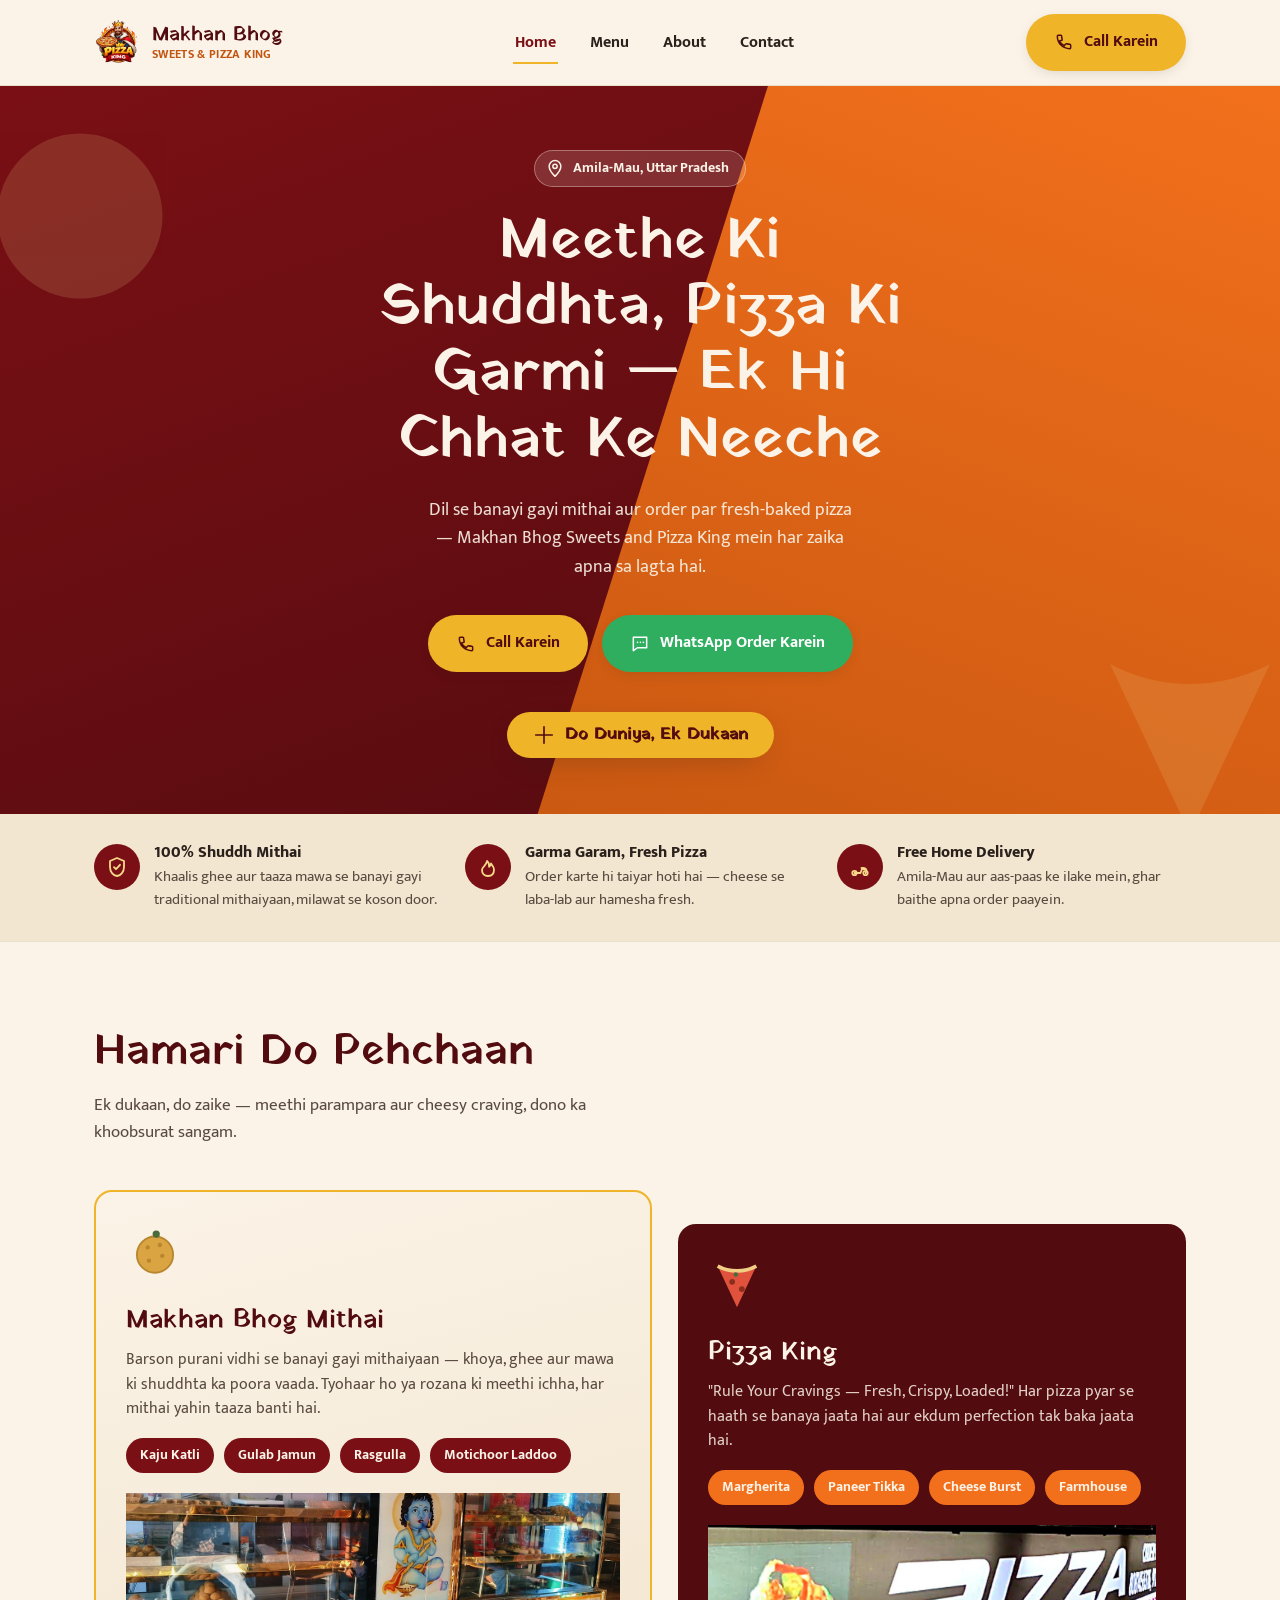
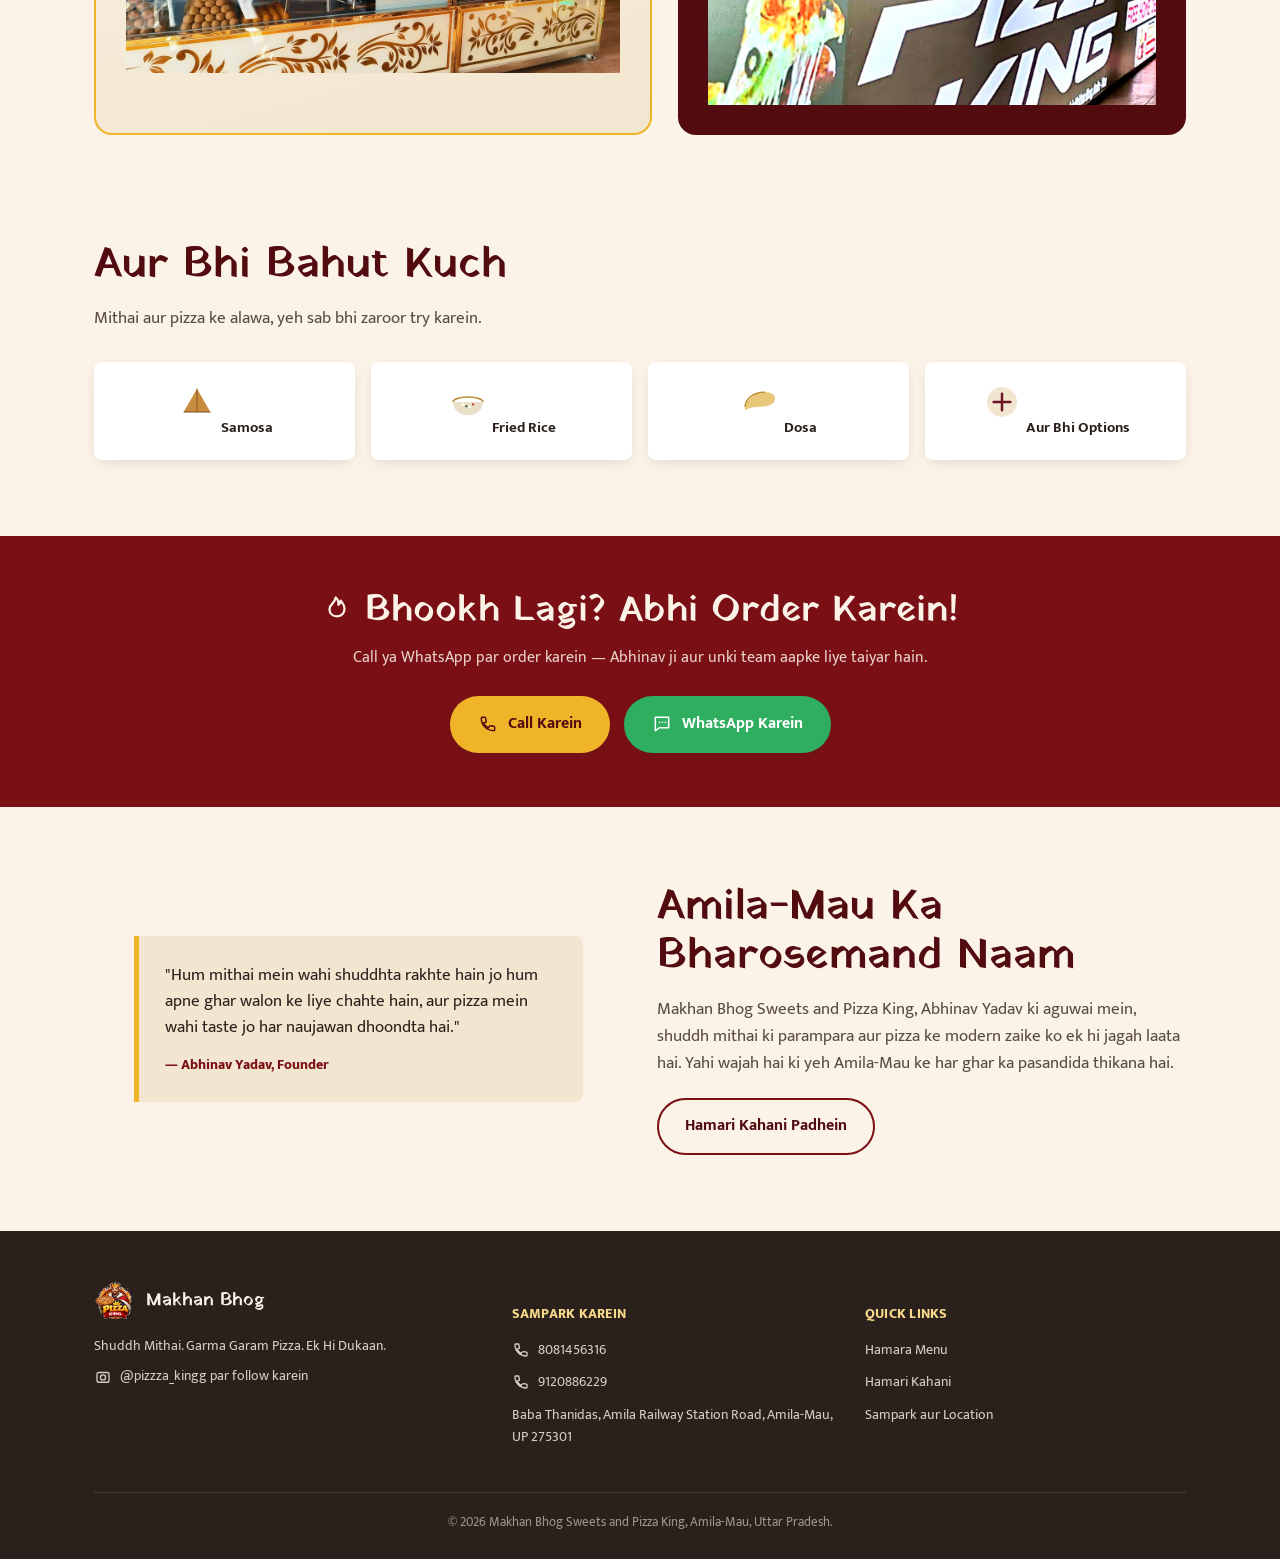
<file: index.html>
<!DOCTYPE html>
<html lang="hi-Latn">
<head>
<meta charset="UTF-8">
<meta name="viewport" content="width=device-width, initial-scale=1.0">
<title>Makhan Bhog Sweets and Pizza King — Amila-Mau</title>
<meta name="description" content="Amila-Mau, Uttar Pradesh mein shuddh mithai aur garma garam pizza — ek hi dukaan mein. Samosa, fried rice, dosa aur bhi bahut kuch. Free home delivery.">
<link rel="preconnect" href="https://fonts.googleapis.com">
<link rel="icon" type="image/png" href="assets/logo.png">
<link rel="stylesheet" href="css/style.css">
</head>
<body>

<header class="site-header">
  <div class="container header-inner">
    <a href="index.html" class="brand">
      <img src="assets/logo.png" alt="Makhan Bhog Sweets and Pizza King Logo" class="brand-mark">
      <span class="brand-text">
        <span class="name-hi">Makhan Bhog</span>
        <span class="name-sub">SWEETS &amp; PIZZA KING</span>
      </span>
    </a>

    <nav class="main-nav" aria-label="Mukhya menu">
      <ul>
        <li><a href="index.html" aria-current="page">Home</a></li>
        <li><a href="menu.html">Menu</a></li>
        <li><a href="about.html">About</a></li>
        <li><a href="contact.html">Contact</a></li>
      </ul>
    </nav>

    <div class="header-cta">
      <a href="tel:+918081456316" class="btn btn-primary">
        <svg viewBox="0 0 24 24" fill="none" stroke="currentColor" stroke-width="1.8" stroke-linecap="round" stroke-linejoin="round" aria-hidden="true"><path d="M6.6 10.8c1.2 2.4 3.2 4.4 5.6 5.6l1.9-1.9c.3-.3.7-.4 1.1-.3 1.2.4 2.5.6 3.8.6.6 0 1 .4 1 1V19c0 .6-.4 1-1 1C10.5 20 4 13.5 4 5c0-.6.4-1 1-1h3.2c.6 0 1 .4 1 1 0 1.3.2 2.6.6 3.8.1.4 0 .8-.3 1.1L6.6 10.8Z"/></svg>
        Call Karein
      </a>
    </div>

    <button class="nav-toggle" aria-label="Menu kholen" aria-expanded="false">
      <svg class="icon-menu" viewBox="0 0 24 24" fill="none" stroke="currentColor" stroke-width="2" stroke-linecap="round" aria-hidden="true"><path d="M3 6h18M3 12h18M3 18h18"/></svg>
      <svg class="icon-close" viewBox="0 0 24 24" fill="none" stroke="currentColor" stroke-width="2" stroke-linecap="round" style="display:none" aria-hidden="true"><path d="M6 6l12 12M18 6L6 18"/></svg>
    </button>
  </div>

  <nav class="mobile-nav" aria-label="Mobile menu">
    <a href="index.html" aria-current="page">Home</a>
    <a href="menu.html">Menu</a>
    <a href="about.html">About</a>
    <a href="contact.html">Contact</a>
    <a href="tel:+918081456316" class="btn btn-primary btn-block">Call Karein</a>
  </nav>
</header>

<main>

  <!-- HERO -->
  <section class="hero">
    <div class="hero-split" aria-hidden="true">
      <div class="hero-half mithai">
        <svg class="hero-motif" width="220" height="220" viewBox="0 0 48 48" style="top:20px; left:-30px;">
          <circle cx="24" cy="24" r="18" fill="#F0CE84"/>
        </svg>
      </div>
      <div class="hero-half pizza">
        <svg class="hero-motif" width="240" height="240" viewBox="0 0 48 48" style="bottom:-40px; right:-30px;">
          <path d="M24 44 L8 10 A34 34 0 0 0 40 10 Z" fill="#F0CE84"/>
        </svg>
      </div>
    </div>

    <div class="container hero-content">
      <span class="hero-badge">
        <svg viewBox="0 0 24 24" fill="none" stroke="currentColor" stroke-width="1.8" stroke-linecap="round" stroke-linejoin="round" aria-hidden="true"><path d="M12 22s7-6.6 7-12a7 7 0 1 0-14 0c0 5.4 7 12 7 12Z"/><circle cx="12" cy="10" r="2.6"/></svg>
        Amila-Mau, Uttar Pradesh
      </span>

      <h1>Meethe Ki Shuddhta, Pizza Ki Garmi — Ek Hi Chhat Ke Neeche</h1>

      <p class="hero-tagline">Dil se banayi gayi mithai aur order par fresh-baked pizza — Makhan Bhog Sweets and Pizza King mein har zaika apna sa lagta hai.</p>

      <div class="btn-row">
        <a href="tel:+918081456316" class="btn btn-primary">
          <svg viewBox="0 0 24 24" fill="none" stroke="currentColor" stroke-width="1.8" stroke-linecap="round" stroke-linejoin="round" aria-hidden="true"><path d="M6.6 10.8c1.2 2.4 3.2 4.4 5.6 5.6l1.9-1.9c.3-.3.7-.4 1.1-.3 1.2.4 2.5.6 3.8.6.6 0 1 .4 1 1V19c0 .6-.4 1-1 1C10.5 20 4 13.5 4 5c0-.6.4-1 1-1h3.2c.6 0 1 .4 1 1 0 1.3.2 2.6.6 3.8.1.4 0 .8-.3 1.1L6.6 10.8Z"/></svg>
          Call Karein
        </a>
        <a href="https://wa.me/message/F4EFFMXLVRYON1" target="_blank" rel="noopener" class="btn btn-whatsapp">
          <svg viewBox="0 0 24 24" fill="none" stroke="currentColor" stroke-width="1.8" stroke-linecap="round" stroke-linejoin="round" aria-hidden="true"><path d="M4 4h16v12.5H9l-5 3.5V4Z"/><circle cx="9" cy="10" r="1" fill="currentColor" stroke="none"/><circle cx="12.5" cy="10" r="1" fill="currentColor" stroke="none"/><circle cx="16" cy="10" r="1" fill="currentColor" stroke="none"/></svg>
          WhatsApp Order Karein
        </a>
      </div>

      <div class="hero-seam">
        <span class="hero-seam-badge">
          <svg viewBox="0 0 24 24" fill="none" stroke="currentColor" stroke-width="1.8" stroke-linecap="round" stroke-linejoin="round" aria-hidden="true"><path d="M12 3v18M3 12h18"/></svg>
          Do Duniya, Ek Dukaan
        </span>
      </div>
    </div>
  </section>

  <!-- TRUST STRIP -->
  <section class="trust-strip">
    <div class="container reveal-stagger">
      <div class="trust-item">
        <span class="icon-wrap">
          <svg viewBox="0 0 24 24" fill="none" stroke="currentColor" stroke-width="1.8" stroke-linecap="round" stroke-linejoin="round" aria-hidden="true"><path d="M12 3l7 3v6c0 4.8-3 8.4-7 9-4-.6-7-4.2-7-9V6l7-3Z"/><path d="M9 12.2l2 2 4-4.4"/></svg>
        </span>
        <div>
          <h3>100% Shuddh Mithai</h3>
          <p>Khaalis ghee aur taaza mawa se banayi gayi traditional mithaiyaan, milawat se koson door.</p>
        </div>
      </div>
      <div class="trust-item">
        <span class="icon-wrap">
          <svg viewBox="0 0 24 24" fill="none" stroke="currentColor" stroke-width="1.8" stroke-linecap="round" stroke-linejoin="round" aria-hidden="true"><path d="M12 21c4 0 6-2.7 6-6.2 0-3-1.8-4.6-3-6.3-.2 1.6-1 2.7-1.9 3.3.3-2-.4-4.3-2.1-5.8-.3 2.4-1.6 3.8-3 5.3C6.7 12.5 6 13.8 6 15.3 6 18.6 8.3 21 12 21Z"/></svg>
        </span>
        <div>
          <h3>Garma Garam, Fresh Pizza</h3>
          <p>Order karte hi taiyar hoti hai — cheese se laba-lab aur hamesha fresh.</p>
        </div>
      </div>
      <div class="trust-item">
        <span class="icon-wrap">
          <svg viewBox="0 0 24 24" fill="none" stroke="currentColor" stroke-width="1.8" stroke-linecap="round" stroke-linejoin="round" aria-hidden="true"><circle cx="6.5" cy="18" r="2.2"/><circle cx="17.5" cy="18" r="2.2"/><path d="M6.5 18h6l1.5-4h3.5"/><path d="M17.5 18a3 3 0 0 0-3-5h-1"/></svg>
        </span>
        <div>
          <h3>Free Home Delivery</h3>
          <p>Amila-Mau aur aas-paas ke ilake mein, ghar baithe apna order paayein.</p>
        </div>
      </div>
    </div>
  </section>

  <!-- FEATURES -->
  <section class="features">
    <div class="container">
      <div class="section-head reveal">
        <h2 class="section-title">Hamari Do Pehchaan</h2>
        <p class="section-lede">Ek dukaan, do zaike — meethi parampara aur cheesy craving, dono ka khoobsurat sangam.</p>
      </div>

      <div class="feature-grid reveal-stagger">
        <article class="feature-card mithai-card">
          <svg class="feature-icon" viewBox="0 0 48 48" aria-hidden="true">
            <circle cx="24" cy="27" r="15" fill="#D9A441"/>
            <circle cx="24" cy="27" r="15" fill="none" stroke="#B9862E" stroke-width="1.5"/>
            <circle cx="18" cy="21" r="1.8" fill="#B9862E"/>
            <circle cx="28" cy="19" r="1.8" fill="#B9862E"/>
            <circle cx="30" cy="28" r="1.8" fill="#B9862E"/>
            <circle cx="19" cy="32" r="1.8" fill="#B9862E"/>
            <circle cx="25" cy="10" r="3" fill="#4B6B3A"/>
          </svg>
          <h3>Makhan Bhog Mithai</h3>
          <p class="desc">Barson purani vidhi se banayi gayi mithaiyaan — khoya, ghee aur mawa ki shuddhta ka poora vaada. Tyohaar ho ya rozana ki meethi ichha, har mithai yahin taaza banti hai.</p>
          <ul class="feature-list">
            <li>Kaju Katli</li>
            <li>Gulab Jamun</li>
            <li>Rasgulla</li>
            <li>Motichoor Laddoo</li>
          </ul>
          <div class="feature-photo real-photo">
            <img src="assets/photos/mithai-counter-home.jpg" alt="Makhan Bhog mithai counter" loading="lazy">
          </div>
        </article>

        <article class="feature-card pizza-card">
          <svg class="feature-icon" viewBox="0 0 48 48" aria-hidden="true">
            <path d="M24 44 L8 10 A34 34 0 0 0 40 10 Z" fill="#E1523D"/>
            <path d="M8 10 A34 34 0 0 0 40 10" fill="none" stroke="#F0CE84" stroke-width="3"/>
            <circle cx="20" cy="23" r="2.4" fill="#8B2E1E"/>
            <circle cx="28" cy="29" r="2.4" fill="#8B2E1E"/>
            <circle cx="23" cy="17" r="1.8" fill="#4B6B3A"/>
          </svg>
          <h3>Pizza King</h3>
          <p class="desc">"Rule Your Cravings — Fresh, Crispy, Loaded!" Har pizza pyar se haath se banaya jaata hai aur ekdum perfection tak baka jaata hai.</p>
          <ul class="feature-list">
            <li>Margherita</li>
            <li>Paneer Tikka</li>
            <li>Cheese Burst</li>
            <li>Farmhouse</li>
          </ul>
          <div class="feature-photo real-photo">
            <img src="assets/photos/pizza-king-board.jpg" alt="Pizza King signboard" loading="lazy">
          </div>
        </article>
      </div>
    </div>
  </section>

  <!-- ALSO AVAILABLE -->
  <section class="also-strip">
    <div class="container">
      <div class="section-head reveal">
        <h2 class="section-title">Aur Bhi Bahut Kuch</h2>
        <p class="section-lede">Mithai aur pizza ke alawa, yeh sab bhi zaroor try karein.</p>
      </div>
      <div class="also-row reveal-stagger">
        <div class="also-item">
          <svg viewBox="0 0 48 48" aria-hidden="true"><path d="M24 8 L40 36 L8 36 Z" fill="#C98B3E"/><path d="M24 8 L24 36" stroke="#8B5E2A" stroke-width="1.4"/><path d="M8 36 L40 36" stroke="#8B5E2A" stroke-width="1.4"/></svg>
          <span>Samosa</span>
        </div>
        <div class="also-item">
          <svg viewBox="0 0 48 48" aria-hidden="true"><path d="M6 24c0 9 8 16 18 16s18-7 18-16H6Z" fill="#EADFC8"/><path d="M6 24a18 6 0 0 1 36 0" fill="none" stroke="#B9862E" stroke-width="2"/><ellipse cx="18" cy="27" rx="2" ry="1.2" fill="#fff"/><ellipse cx="26" cy="30" rx="2" ry="1.2" fill="#fff"/><circle cx="22" cy="29" r="1.4" fill="#4B6B3A"/><circle cx="30" cy="27" r="1.4" fill="#C1442D"/></svg>
          <span>Fried Rice</span>
        </div>
        <div class="also-item">
          <svg viewBox="0 0 48 48" aria-hidden="true"><path d="M6 30c0-10 10-18 24-18 8 0 12 4 12 8 0 6-8 10-20 10-8 0-12 2-16 4Z" fill="#E9C77B"/><path d="M6 30c0-10 10-18 24-18" fill="none" stroke="#B9862E" stroke-width="1.5"/></svg>
          <span>Dosa</span>
        </div>
        <div class="also-item">
          <svg viewBox="0 0 48 48" aria-hidden="true"><circle cx="24" cy="24" r="18" fill="#F3E6D0"/><path d="M24 14v20M14 24h20" stroke="#6B1424" stroke-width="3" stroke-linecap="round"/></svg>
          <span>Aur Bhi Options</span>
        </div>
      </div>
    </div>
  </section>

  <!-- CTA ORDER BAND -->
  <section class="order-band">
    <div class="container">
      <h2><svg class="flame-icon" width="30" height="30" viewBox="0 0 24 24" fill="none" stroke="currentColor" stroke-width="1.8" stroke-linecap="round" stroke-linejoin="round" aria-hidden="true"><path d="M12 21c4 0 6-2.7 6-6.2 0-3-1.8-4.6-3-6.3-.2 1.6-1 2.7-1.9 3.3.3-2-.4-4.3-2.1-5.8-.3 2.4-1.6 3.8-3 5.3C6.7 12.5 6 13.8 6 15.3 6 18.6 8.3 21 12 21Z"/></svg> Bhookh Lagi? Abhi Order Karein!</h2>
      <p>Call ya WhatsApp par order karein — Abhinav ji aur unki team aapke liye taiyar hain.</p>
      <div class="btn-row">
        <a href="tel:+918081456316" class="btn btn-primary">
          <svg viewBox="0 0 24 24" fill="none" stroke="currentColor" stroke-width="1.8" stroke-linecap="round" stroke-linejoin="round" aria-hidden="true"><path d="M6.6 10.8c1.2 2.4 3.2 4.4 5.6 5.6l1.9-1.9c.3-.3.7-.4 1.1-.3 1.2.4 2.5.6 3.8.6.6 0 1 .4 1 1V19c0 .6-.4 1-1 1C10.5 20 4 13.5 4 5c0-.6.4-1 1-1h3.2c.6 0 1 .4 1 1 0 1.3.2 2.6.6 3.8.1.4 0 .8-.3 1.1L6.6 10.8Z"/></svg>
          Call Karein
        </a>
        <a href="https://wa.me/message/F4EFFMXLVRYON1" target="_blank" rel="noopener" class="btn btn-whatsapp">
          <svg viewBox="0 0 24 24" fill="none" stroke="currentColor" stroke-width="1.8" stroke-linecap="round" stroke-linejoin="round" aria-hidden="true"><path d="M4 4h16v12.5H9l-5 3.5V4Z"/><circle cx="9" cy="10" r="1" fill="currentColor" stroke="none"/><circle cx="12.5" cy="10" r="1" fill="currentColor" stroke="none"/><circle cx="16" cy="10" r="1" fill="currentColor" stroke="none"/></svg>
          WhatsApp Karein
        </a>
      </div>
    </div>
  </section>

  <!-- ABOUT TEASER -->
  <section class="about-teaser">
    <div class="container about-teaser-grid reveal-stagger">
      <blockquote class="quote-block">
        "Hum mithai mein wahi shuddhta rakhte hain jo hum apne ghar walon ke liye chahte hain, aur pizza mein wahi taste jo har naujawan dhoondta hai."
        <footer>— Abhinav Yadav, Founder</footer>
      </blockquote>
      <div>
        <h2 class="section-title" style="margin-top:0;">Amila-Mau Ka Bharosemand Naam</h2>
        <p class="section-lede">Makhan Bhog Sweets and Pizza King, Abhinav Yadav ki aguwai mein, shuddh mithai ki parampara aur pizza ke modern zaike ko ek hi jagah laata hai. Yahi wajah hai ki yeh Amila-Mau ke har ghar ka pasandida thikana hai.</p>
        <div class="btn-row" style="margin-top:22px;">
          <a href="about.html" class="btn btn-outline-dark">Hamari Kahani Padhein</a>
        </div>
      </div>
    </div>
  </section>

</main>

<footer class="site-footer">
  <div class="container">
    <div class="footer-grid">
      <div class="footer-col">
        <div class="footer-brand">
          <img src="assets/logo.png" alt="Makhan Bhog Sweets and Pizza King Logo" class="brand-mark">
          <span class="name-hi">Makhan Bhog</span>
        </div>
        <p>Shuddh Mithai. Garma Garam Pizza. Ek Hi Dukaan.</p>
        <a href="https://instagram.com/pizzza_kingg" target="_blank" rel="noopener">
          <svg viewBox="0 0 24 24" fill="none" stroke="currentColor" stroke-width="1.8" stroke-linecap="round" stroke-linejoin="round" aria-hidden="true"><rect x="4" y="6" width="16" height="13" rx="2"/><circle cx="12" cy="12.5" r="3.4"/><circle cx="16.2" cy="9.3" r="0.6" fill="currentColor" stroke="none"/></svg>
          @pizzza_kingg par follow karein
        </a>
      </div>

      <div class="footer-col">
        <h5>SAMPARK KAREIN</h5>
        <a href="tel:+918081456316">
          <svg viewBox="0 0 24 24" fill="none" stroke="currentColor" stroke-width="1.8" stroke-linecap="round" stroke-linejoin="round" aria-hidden="true"><path d="M6.6 10.8c1.2 2.4 3.2 4.4 5.6 5.6l1.9-1.9c.3-.3.7-.4 1.1-.3 1.2.4 2.5.6 3.8.6.6 0 1 .4 1 1V19c0 .6-.4 1-1 1C10.5 20 4 13.5 4 5c0-.6.4-1 1-1h3.2c.6 0 1 .4 1 1 0 1.3.2 2.6.6 3.8.1.4 0 .8-.3 1.1L6.6 10.8Z"/></svg>
          8081456316
        </a>
        <a href="tel:+919120886229">
          <svg viewBox="0 0 24 24" fill="none" stroke="currentColor" stroke-width="1.8" stroke-linecap="round" stroke-linejoin="round" aria-hidden="true"><path d="M6.6 10.8c1.2 2.4 3.2 4.4 5.6 5.6l1.9-1.9c.3-.3.7-.4 1.1-.3 1.2.4 2.5.6 3.8.6.6 0 1 .4 1 1V19c0 .6-.4 1-1 1C10.5 20 4 13.5 4 5c0-.6.4-1 1-1h3.2c.6 0 1 .4 1 1 0 1.3.2 2.6.6 3.8.1.4 0 .8-.3 1.1L6.6 10.8Z"/></svg>
          9120886229
        </a>
        <p>Baba Thanidas, Amila Railway Station Road, Amila-Mau, UP 275301</p>
      </div>

      <div class="footer-col">
        <h5>QUICK LINKS</h5>
        <a href="menu.html">Hamara Menu</a>
        <a href="about.html">Hamari Kahani</a>
        <a href="contact.html">Sampark aur Location</a>
      </div>
    </div>

    <div class="footer-bottom">
      &copy; 2026 Makhan Bhog Sweets and Pizza King, Amila-Mau, Uttar Pradesh.
    </div>
  </div>
</footer>

<script src="js/script.js"></script>
</body>
</html>
</file>
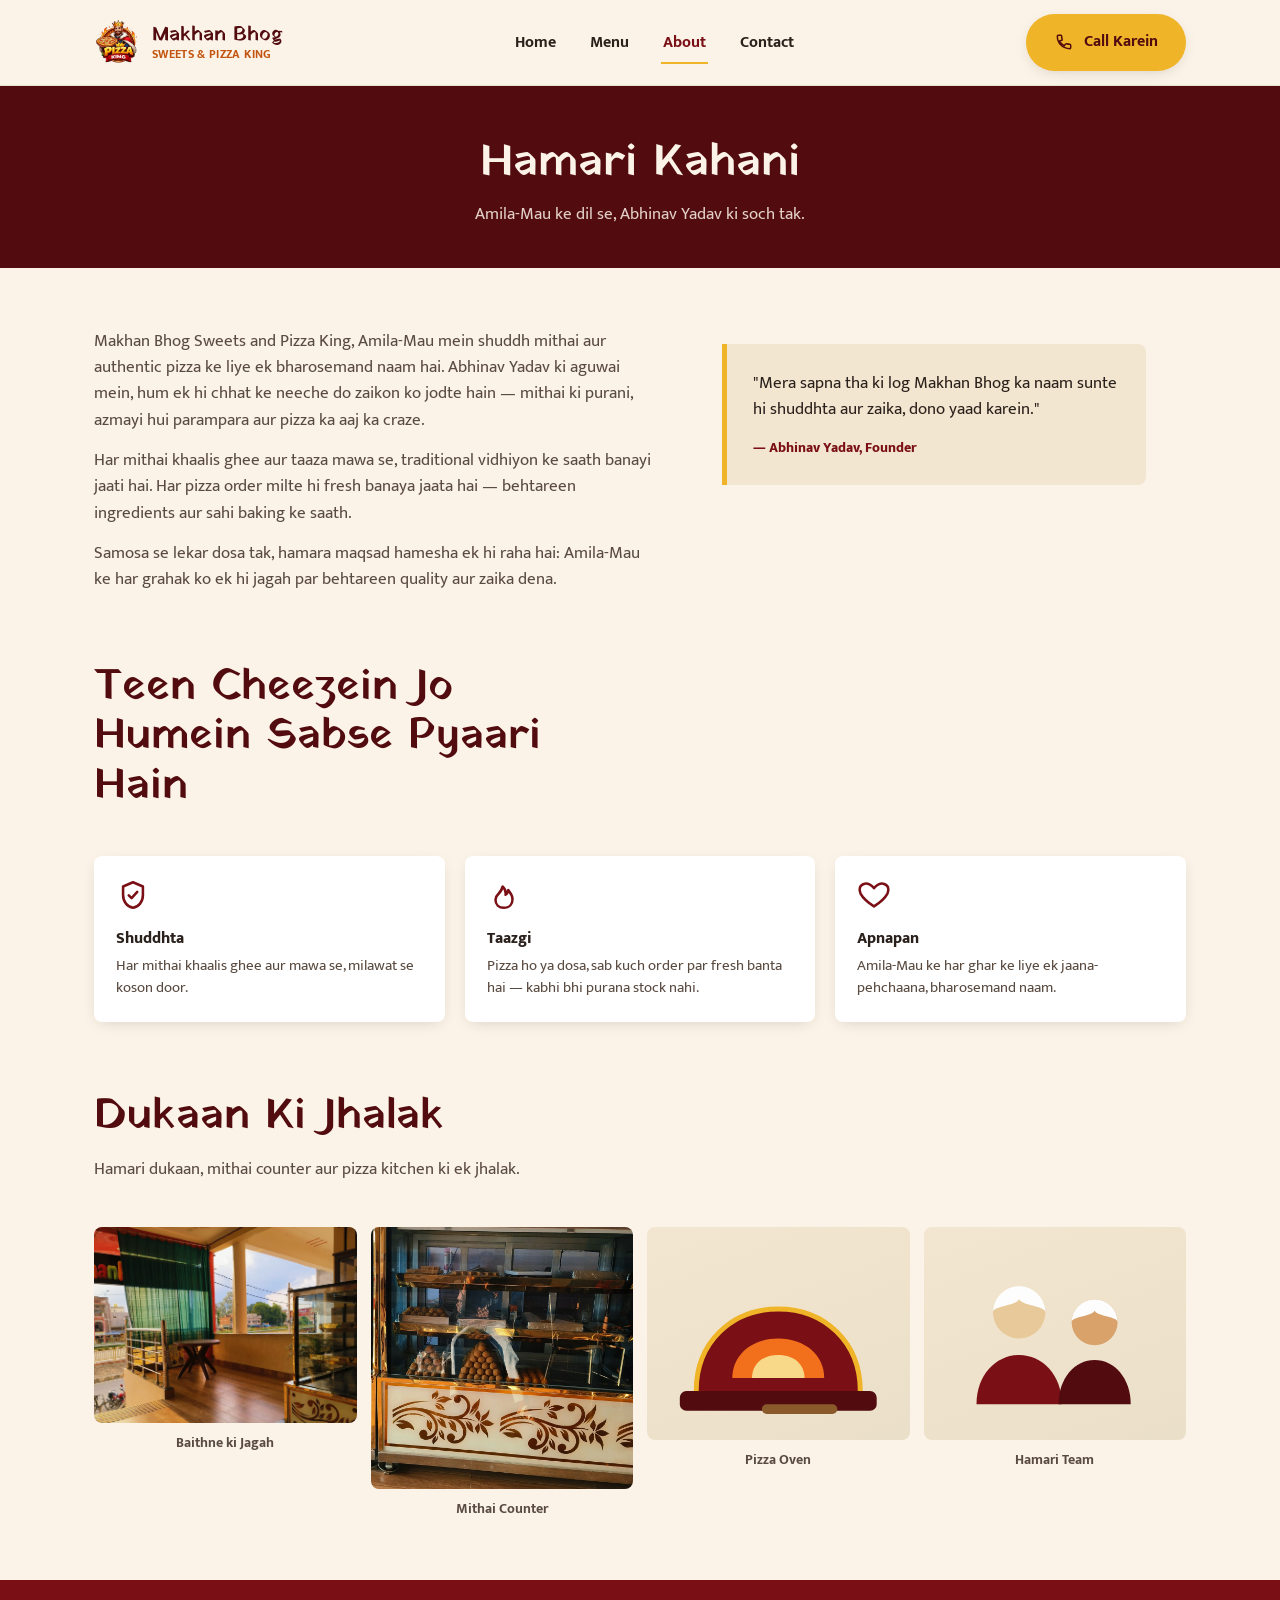
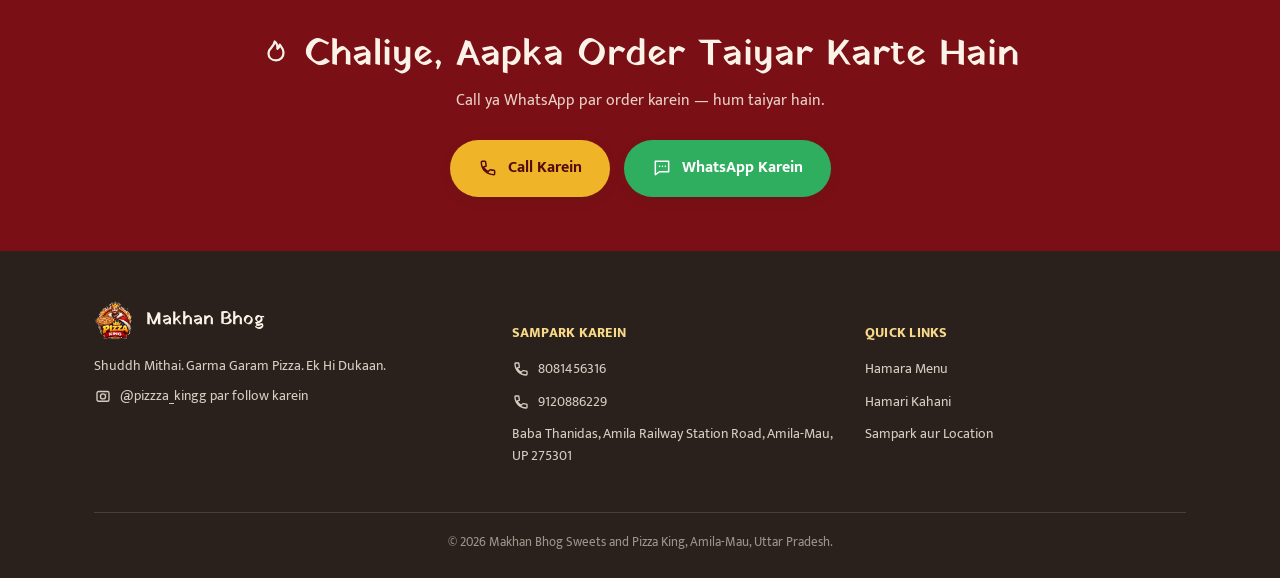
<file: about.html>
<!DOCTYPE html>
<html lang="hi-Latn">
<head>
<meta charset="UTF-8">
<meta name="viewport" content="width=device-width, initial-scale=1.0">
<title>Hamari Kahani — Makhan Bhog Sweets and Pizza King</title>
<meta name="description" content="Amila-Mau mein Abhinav Yadav dwara shuru ki gayi Makhan Bhog Sweets and Pizza King ki kahani — shuddhta, taazgi aur apnapan ke saath.">
<link rel="icon" type="image/png" href="assets/logo.png">
<link rel="stylesheet" href="css/style.css">
</head>
<body>

<header class="site-header">
  <div class="container header-inner">
    <a href="index.html" class="brand">
      <img src="assets/logo.png" alt="Makhan Bhog Sweets and Pizza King Logo" class="brand-mark">
      <span class="brand-text">
        <span class="name-hi">Makhan Bhog</span>
        <span class="name-sub">SWEETS &amp; PIZZA KING</span>
      </span>
    </a>

    <nav class="main-nav" aria-label="Mukhya menu">
      <ul>
        <li><a href="index.html">Home</a></li>
        <li><a href="menu.html">Menu</a></li>
        <li><a href="about.html" aria-current="page">About</a></li>
        <li><a href="contact.html">Contact</a></li>
      </ul>
    </nav>

    <div class="header-cta">
      <a href="tel:+918081456316" class="btn btn-primary">
        <svg viewBox="0 0 24 24" fill="none" stroke="currentColor" stroke-width="1.8" stroke-linecap="round" stroke-linejoin="round" aria-hidden="true"><path d="M6.6 10.8c1.2 2.4 3.2 4.4 5.6 5.6l1.9-1.9c.3-.3.7-.4 1.1-.3 1.2.4 2.5.6 3.8.6.6 0 1 .4 1 1V19c0 .6-.4 1-1 1C10.5 20 4 13.5 4 5c0-.6.4-1 1-1h3.2c.6 0 1 .4 1 1 0 1.3.2 2.6.6 3.8.1.4 0 .8-.3 1.1L6.6 10.8Z"/></svg>
        Call Karein
      </a>
    </div>

    <button class="nav-toggle" aria-label="Menu kholen" aria-expanded="false">
      <svg class="icon-menu" viewBox="0 0 24 24" fill="none" stroke="currentColor" stroke-width="2" stroke-linecap="round" aria-hidden="true"><path d="M3 6h18M3 12h18M3 18h18"/></svg>
      <svg class="icon-close" viewBox="0 0 24 24" fill="none" stroke="currentColor" stroke-width="2" stroke-linecap="round" style="display:none" aria-hidden="true"><path d="M6 6l12 12M18 6L6 18"/></svg>
    </button>
  </div>

  <nav class="mobile-nav" aria-label="Mobile menu">
    <a href="index.html">Home</a>
    <a href="menu.html">Menu</a>
    <a href="about.html" aria-current="page">About</a>
    <a href="contact.html">Contact</a>
    <a href="tel:+918081456316" class="btn btn-primary btn-block">Call Karein</a>
  </nav>
</header>

<main>

  <section class="menu-hero">
    <div class="container">
      <h1>Hamari Kahani</h1>
      <p>Amila-Mau ke dil se, Abhinav Yadav ki soch tak.</p>
    </div>
  </section>

  <section class="story-section">
    <div class="container story-grid reveal-stagger">
      <div class="story-copy">
        <p>Makhan Bhog Sweets and Pizza King, Amila-Mau mein shuddh mithai aur authentic pizza ke liye ek bharosemand naam hai. Abhinav Yadav ki aguwai mein, hum ek hi chhat ke neeche do zaikon ko jodte hain — mithai ki purani, azmayi hui parampara aur pizza ka aaj ka craze.</p>
        <p>Har mithai khaalis ghee aur taaza mawa se, traditional vidhiyon ke saath banayi jaati hai. Har pizza order milte hi fresh banaya jaata hai — behtareen ingredients aur sahi baking ke saath.</p>
        <p>Samosa se lekar dosa tak, hamara maqsad hamesha ek hi raha hai: Amila-Mau ke har grahak ko ek hi jagah par behtareen quality aur zaika dena.</p>
      </div>

      <blockquote class="quote-block">
        "Mera sapna tha ki log Makhan Bhog ka naam sunte hi shuddhta aur zaika, dono yaad karein."
        <footer>— Abhinav Yadav, Founder</footer>
      </blockquote>
    </div>
  </section>

  <section class="story-section" style="padding-top:0;">
    <div class="container">
      <div class="section-head">
        <h2 class="section-title">Teen Cheezein Jo Humein Sabse Pyaari Hain</h2>
      </div>
      <div class="values-row reveal-stagger">
        <div class="value-card">
          <svg viewBox="0 0 24 24" fill="none" stroke="currentColor" stroke-width="1.8" stroke-linecap="round" stroke-linejoin="round" aria-hidden="true"><path d="M12 3l7 3v6c0 4.8-3 8.4-7 9-4-.6-7-4.2-7-9V6l7-3Z"/><path d="M9 12.2l2 2 4-4.4"/></svg>
          <h4>Shuddhta</h4>
          <p>Har mithai khaalis ghee aur mawa se, milawat se koson door.</p>
        </div>
        <div class="value-card">
          <svg viewBox="0 0 24 24" fill="none" stroke="currentColor" stroke-width="1.8" stroke-linecap="round" stroke-linejoin="round" aria-hidden="true"><path d="M12 21c4 0 6-2.7 6-6.2 0-3-1.8-4.6-3-6.3-.2 1.6-1 2.7-1.9 3.3.3-2-.4-4.3-2.1-5.8-.3 2.4-1.6 3.8-3 5.3C6.7 12.5 6 13.8 6 15.3 6 18.6 8.3 21 12 21Z"/></svg>
          <h4>Taazgi</h4>
          <p>Pizza ho ya dosa, sab kuch order par fresh banta hai — kabhi bhi purana stock nahi.</p>
        </div>
        <div class="value-card">
          <svg viewBox="0 0 24 24" fill="none" stroke="currentColor" stroke-width="1.8" stroke-linecap="round" stroke-linejoin="round" aria-hidden="true"><path d="M12 20s-7-4.4-9.5-9C1 8 2 4.5 5.5 4 8 3.6 10 5 12 7.2 14 5 16 3.6 18.5 4 22 4.5 23 8 21.5 11 19 15.6 12 20 12 20Z"/></svg>
          <h4>Apnapan</h4>
          <p>Amila-Mau ke har ghar ke liye ek jaana-pehchaana, bharosemand naam.</p>
        </div>
      </div>
    </div>
  </section>

  <section class="story-section" style="padding-top:0;">
    <div class="container">
      <div class="section-head">
        <h2 class="section-title">Dukaan Ki Jhalak</h2>
        <p class="section-lede">Hamari dukaan, mithai counter aur pizza kitchen ki ek jhalak.</p>
      </div>
      <div class="gallery-grid reveal-stagger">
        <figure>
          <div class="illustration-box real-photo">
            <img src="assets/photos/terrace-about.jpg" alt="Makhan Bhog baithne ki jagah" loading="lazy">
          </div>
          <figcaption class="gallery-caption">Baithne ki Jagah</figcaption>
        </figure>

        <figure>
          <div class="illustration-box real-photo">
            <img src="assets/photos/mithai-counter-about.jpg" alt="Makhan Bhog mithai counter" loading="lazy">
          </div>
          <figcaption class="gallery-caption">Mithai Counter</figcaption>
        </figure>

        <figure>
          <div class="illustration-box">
            <svg viewBox="0 0 160 130" aria-hidden="true">
              <path d="M30 100c0-30 22-50 50-50s50 20 50 50Z" fill="#7A1015"/>
              <path d="M30 100c0-30 22-50 50-50s50 20 50 50" fill="none" stroke="#F0B429" stroke-width="3"/>
              <path d="M52 92c0-14 12-24 28-24s28 10 28 24Z" fill="#F2701C"/>
              <path d="M64 92c0-8 6-14 16-14s16 6 16 14Z" fill="#F8D989"/>
              <rect x="20" y="100" width="120" height="12" rx="4" fill="#520B0F"/>
              <rect x="70" y="108" width="46" height="6" rx="3" fill="#8A5A2B"/>
            </svg>
          </div>
          <figcaption class="gallery-caption">Pizza Oven</figcaption>
        </figure>

        <figure>
          <div class="illustration-box">
            <svg viewBox="0 0 160 130" aria-hidden="true">
              <circle cx="58" cy="52" r="16" fill="#E8C99A"/>
              <path d="M42 52a16 16 0 0 1 32 0c0-4-14-4-16-8-2 4-16 4-16 8Z" fill="#FDFDFD"/>
              <path d="M32 108c0-18 12-30 26-30s26 12 26 30Z" fill="#7A1015"/>
              <circle cx="104" cy="58" r="14" fill="#D9A26B"/>
              <path d="M90 58a14 14 0 0 1 28 0c0-3.5-12-3.5-14-7-2 3.5-14 3.5-14 7Z" fill="#FDFDFD"/>
              <path d="M82 108c0-16 10-27 22-27s22 11 22 27Z" fill="#520B0F"/>
            </svg>
          </div>
          <figcaption class="gallery-caption">Hamari Team</figcaption>
        </figure>
      </div>
    </div>
  </section>

  <section class="order-band">
    <div class="container">
      <h2><svg class="flame-icon" width="30" height="30" viewBox="0 0 24 24" fill="none" stroke="currentColor" stroke-width="1.8" stroke-linecap="round" stroke-linejoin="round" aria-hidden="true"><path d="M12 21c4 0 6-2.7 6-6.2 0-3-1.8-4.6-3-6.3-.2 1.6-1 2.7-1.9 3.3.3-2-.4-4.3-2.1-5.8-.3 2.4-1.6 3.8-3 5.3C6.7 12.5 6 13.8 6 15.3 6 18.6 8.3 21 12 21Z"/></svg> Chaliye, Aapka Order Taiyar Karte Hain</h2>
      <p>Call ya WhatsApp par order karein — hum taiyar hain.</p>
      <div class="btn-row">
        <a href="tel:+918081456316" class="btn btn-primary">
          <svg viewBox="0 0 24 24" fill="none" stroke="currentColor" stroke-width="1.8" stroke-linecap="round" stroke-linejoin="round" aria-hidden="true"><path d="M6.6 10.8c1.2 2.4 3.2 4.4 5.6 5.6l1.9-1.9c.3-.3.7-.4 1.1-.3 1.2.4 2.5.6 3.8.6.6 0 1 .4 1 1V19c0 .6-.4 1-1 1C10.5 20 4 13.5 4 5c0-.6.4-1 1-1h3.2c.6 0 1 .4 1 1 0 1.3.2 2.6.6 3.8.1.4 0 .8-.3 1.1L6.6 10.8Z"/></svg>
          Call Karein
        </a>
        <a href="https://wa.me/message/F4EFFMXLVRYON1" target="_blank" rel="noopener" class="btn btn-whatsapp">
          <svg viewBox="0 0 24 24" fill="none" stroke="currentColor" stroke-width="1.8" stroke-linecap="round" stroke-linejoin="round" aria-hidden="true"><path d="M4 4h16v12.5H9l-5 3.5V4Z"/><circle cx="9" cy="10" r="1" fill="currentColor" stroke="none"/><circle cx="12.5" cy="10" r="1" fill="currentColor" stroke="none"/><circle cx="16" cy="10" r="1" fill="currentColor" stroke="none"/></svg>
          WhatsApp Karein
        </a>
      </div>
    </div>
  </section>

</main>

<footer class="site-footer">
  <div class="container">
    <div class="footer-grid">
      <div class="footer-col">
        <div class="footer-brand">
          <img src="assets/logo.png" alt="Makhan Bhog Sweets and Pizza King Logo" class="brand-mark">
          <span class="name-hi">Makhan Bhog</span>
        </div>
        <p>Shuddh Mithai. Garma Garam Pizza. Ek Hi Dukaan.</p>
        <a href="https://instagram.com/pizzza_kingg" target="_blank" rel="noopener">
          <svg viewBox="0 0 24 24" fill="none" stroke="currentColor" stroke-width="1.8" stroke-linecap="round" stroke-linejoin="round" aria-hidden="true"><rect x="4" y="6" width="16" height="13" rx="2"/><circle cx="12" cy="12.5" r="3.4"/><circle cx="16.2" cy="9.3" r="0.6" fill="currentColor" stroke="none"/></svg>
          @pizzza_kingg par follow karein
        </a>
      </div>

      <div class="footer-col">
        <h5>SAMPARK KAREIN</h5>
        <a href="tel:+918081456316">
          <svg viewBox="0 0 24 24" fill="none" stroke="currentColor" stroke-width="1.8" stroke-linecap="round" stroke-linejoin="round" aria-hidden="true"><path d="M6.6 10.8c1.2 2.4 3.2 4.4 5.6 5.6l1.9-1.9c.3-.3.7-.4 1.1-.3 1.2.4 2.5.6 3.8.6.6 0 1 .4 1 1V19c0 .6-.4 1-1 1C10.5 20 4 13.5 4 5c0-.6.4-1 1-1h3.2c.6 0 1 .4 1 1 0 1.3.2 2.6.6 3.8.1.4 0 .8-.3 1.1L6.6 10.8Z"/></svg>
          8081456316
        </a>
        <a href="tel:+919120886229">
          <svg viewBox="0 0 24 24" fill="none" stroke="currentColor" stroke-width="1.8" stroke-linecap="round" stroke-linejoin="round" aria-hidden="true"><path d="M6.6 10.8c1.2 2.4 3.2 4.4 5.6 5.6l1.9-1.9c.3-.3.7-.4 1.1-.3 1.2.4 2.5.6 3.8.6.6 0 1 .4 1 1V19c0 .6-.4 1-1 1C10.5 20 4 13.5 4 5c0-.6.4-1 1-1h3.2c.6 0 1 .4 1 1 0 1.3.2 2.6.6 3.8.1.4 0 .8-.3 1.1L6.6 10.8Z"/></svg>
          9120886229
        </a>
        <p>Baba Thanidas, Amila Railway Station Road, Amila-Mau, UP 275301</p>
      </div>

      <div class="footer-col">
        <h5>QUICK LINKS</h5>
        <a href="menu.html">Hamara Menu</a>
        <a href="about.html">Hamari Kahani</a>
        <a href="contact.html">Sampark aur Location</a>
      </div>
    </div>

    <div class="footer-bottom">
      &copy; 2026 Makhan Bhog Sweets and Pizza King, Amila-Mau, Uttar Pradesh.
    </div>
  </div>
</footer>

<script src="js/script.js"></script>
</body>
</html>
</file>
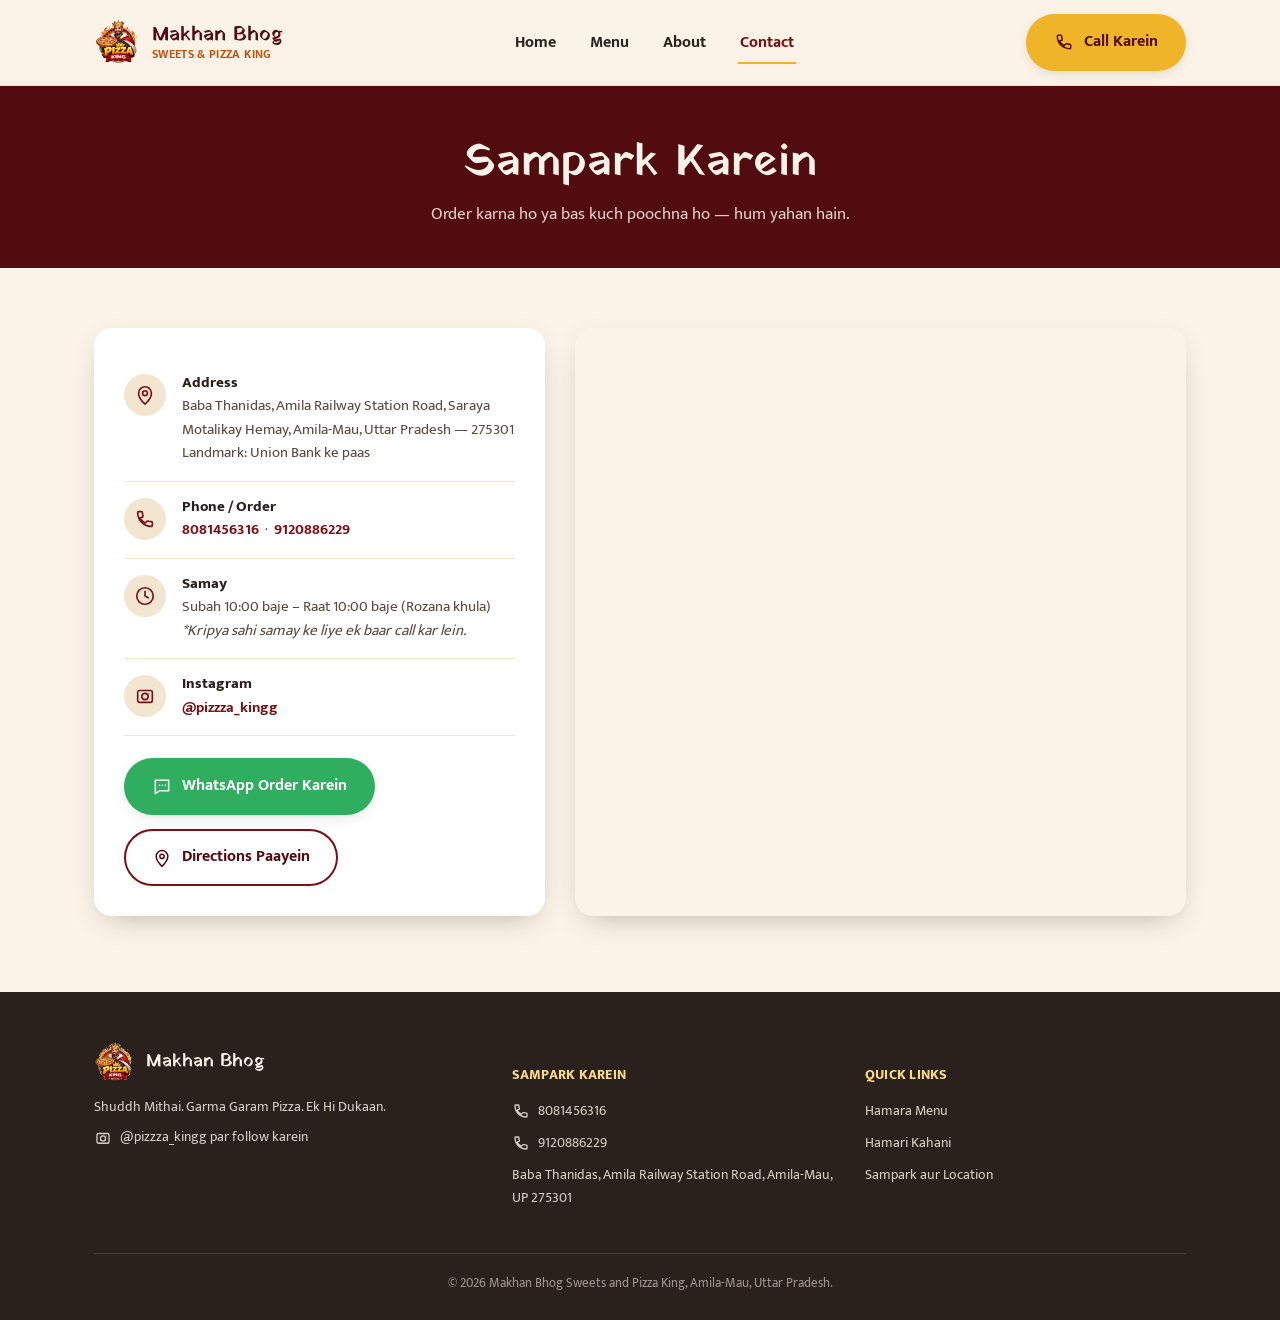
<file: contact.html>
<!DOCTYPE html>
<html lang="hi-Latn">
<head>
<meta charset="UTF-8">
<meta name="viewport" content="width=device-width, initial-scale=1.0">
<title>Sampark Karein — Makhan Bhog Sweets and Pizza King</title>
<meta name="description" content="Makhan Bhog Sweets and Pizza King se sampark karein — address, phone number, WhatsApp order aur location map, Amila-Mau, Uttar Pradesh.">
<link rel="icon" type="image/png" href="assets/logo.png">
<link rel="stylesheet" href="css/style.css">
</head>
<body>

<header class="site-header">
  <div class="container header-inner">
    <a href="index.html" class="brand">
      <img src="assets/logo.png" alt="Makhan Bhog Sweets and Pizza King Logo" class="brand-mark">
      <span class="brand-text">
        <span class="name-hi">Makhan Bhog</span>
        <span class="name-sub">SWEETS &amp; PIZZA KING</span>
      </span>
    </a>

    <nav class="main-nav" aria-label="Mukhya menu">
      <ul>
        <li><a href="index.html">Home</a></li>
        <li><a href="menu.html">Menu</a></li>
        <li><a href="about.html">About</a></li>
        <li><a href="contact.html" aria-current="page">Contact</a></li>
      </ul>
    </nav>

    <div class="header-cta">
      <a href="tel:+918081456316" class="btn btn-primary">
        <svg viewBox="0 0 24 24" fill="none" stroke="currentColor" stroke-width="1.8" stroke-linecap="round" stroke-linejoin="round" aria-hidden="true"><path d="M6.6 10.8c1.2 2.4 3.2 4.4 5.6 5.6l1.9-1.9c.3-.3.7-.4 1.1-.3 1.2.4 2.5.6 3.8.6.6 0 1 .4 1 1V19c0 .6-.4 1-1 1C10.5 20 4 13.5 4 5c0-.6.4-1 1-1h3.2c.6 0 1 .4 1 1 0 1.3.2 2.6.6 3.8.1.4 0 .8-.3 1.1L6.6 10.8Z"/></svg>
        Call Karein
      </a>
    </div>

    <button class="nav-toggle" aria-label="Menu kholen" aria-expanded="false">
      <svg class="icon-menu" viewBox="0 0 24 24" fill="none" stroke="currentColor" stroke-width="2" stroke-linecap="round" aria-hidden="true"><path d="M3 6h18M3 12h18M3 18h18"/></svg>
      <svg class="icon-close" viewBox="0 0 24 24" fill="none" stroke="currentColor" stroke-width="2" stroke-linecap="round" style="display:none" aria-hidden="true"><path d="M6 6l12 12M18 6L6 18"/></svg>
    </button>
  </div>

  <nav class="mobile-nav" aria-label="Mobile menu">
    <a href="index.html">Home</a>
    <a href="menu.html">Menu</a>
    <a href="about.html">About</a>
    <a href="contact.html" aria-current="page">Contact</a>
    <a href="tel:+918081456316" class="btn btn-primary btn-block">Call Karein</a>
  </nav>
</header>

<main>

  <section class="contact-hero">
    <div class="container">
      <h1>Sampark Karein</h1>
      <p>Order karna ho ya bas kuch poochna ho — hum yahan hain.</p>
    </div>
  </section>

  <section class="contact-section">
    <div class="container contact-grid reveal-stagger">

      <div class="contact-card">
        <div class="contact-row">
          <span class="icon-wrap">
            <svg viewBox="0 0 24 24" fill="none" stroke="currentColor" stroke-width="1.8" stroke-linecap="round" stroke-linejoin="round" aria-hidden="true"><path d="M12 22s7-6.6 7-12a7 7 0 1 0-14 0c0 5.4 7 12 7 12Z"/><circle cx="12" cy="10" r="2.6"/></svg>
          </span>
          <div>
            <h4>Address</h4>
            <p>Baba Thanidas, Amila Railway Station Road, Saraya Motalikay Hemay, Amila-Mau, Uttar Pradesh — 275301<br>Landmark: Union Bank ke paas</p>
          </div>
        </div>

        <div class="contact-row">
          <span class="icon-wrap">
            <svg viewBox="0 0 24 24" fill="none" stroke="currentColor" stroke-width="1.8" stroke-linecap="round" stroke-linejoin="round" aria-hidden="true"><path d="M6.6 10.8c1.2 2.4 3.2 4.4 5.6 5.6l1.9-1.9c.3-.3.7-.4 1.1-.3 1.2.4 2.5.6 3.8.6.6 0 1 .4 1 1V19c0 .6-.4 1-1 1C10.5 20 4 13.5 4 5c0-.6.4-1 1-1h3.2c.6 0 1 .4 1 1 0 1.3.2 2.6.6 3.8.1.4 0 .8-.3 1.1L6.6 10.8Z"/></svg>
          </span>
          <div>
            <h4>Phone / Order</h4>
            <p><a class="link" href="tel:+918081456316">8081456316</a> &nbsp;·&nbsp; <a class="link" href="tel:+919120886229">9120886229</a></p>
          </div>
        </div>

        <div class="contact-row">
          <span class="icon-wrap">
            <svg viewBox="0 0 24 24" fill="none" stroke="currentColor" stroke-width="1.8" stroke-linecap="round" stroke-linejoin="round" aria-hidden="true"><circle cx="12" cy="12" r="9"/><path d="M12 7v5l3.5 2"/></svg>
          </span>
          <div>
            <h4>Samay</h4>
            <p>Subah 10:00 baje – Raat 10:00 baje (Rozana khula)<br><em>*Kripya sahi samay ke liye ek baar call kar lein.</em></p>
          </div>
        </div>

        <div class="contact-row">
          <span class="icon-wrap">
            <svg viewBox="0 0 24 24" fill="none" stroke="currentColor" stroke-width="1.8" stroke-linecap="round" stroke-linejoin="round" aria-hidden="true"><rect x="4" y="6" width="16" height="13" rx="2"/><circle cx="12" cy="12.5" r="3.4"/><circle cx="16.2" cy="9.3" r="0.6" fill="currentColor" stroke="none"/></svg>
          </span>
          <div>
            <h4>Instagram</h4>
            <p><a class="link" href="https://instagram.com/pizzza_kingg" target="_blank" rel="noopener">@pizzza_kingg</a></p>
          </div>
        </div>

        <div class="btn-row">
          <a href="https://wa.me/message/F4EFFMXLVRYON1" target="_blank" rel="noopener" class="btn btn-whatsapp">
            <svg viewBox="0 0 24 24" fill="none" stroke="currentColor" stroke-width="1.8" stroke-linecap="round" stroke-linejoin="round" aria-hidden="true"><path d="M4 4h16v12.5H9l-5 3.5V4Z"/><circle cx="9" cy="10" r="1" fill="currentColor" stroke="none"/><circle cx="12.5" cy="10" r="1" fill="currentColor" stroke="none"/><circle cx="16" cy="10" r="1" fill="currentColor" stroke="none"/></svg>
            WhatsApp Order Karein
          </a>
          <a href="https://www.google.com/maps/dir/?api=1&destination=26.1793957,83.525399" target="_blank" rel="noopener" class="btn btn-outline-dark">
            <svg viewBox="0 0 24 24" fill="none" stroke="currentColor" stroke-width="1.8" stroke-linecap="round" stroke-linejoin="round" aria-hidden="true"><path d="M12 22s7-6.6 7-12a7 7 0 1 0-14 0c0 5.4 7 12 7 12Z"/><circle cx="12" cy="10" r="2.6"/></svg>
            Directions Paayein
          </a>
        </div>
      </div>

      <div class="map-frame">
        <iframe
          src="https://maps.google.com/maps?q=26.1793957,83.525399&z=18&output=embed"
          title="Makhan Bhog Sweets and Pizza King — Location Map"
          loading="lazy"
          referrerpolicy="no-referrer-when-downgrade">
        </iframe>
      </div>

    </div>
  </section>

</main>

<footer class="site-footer">
  <div class="container">
    <div class="footer-grid">
      <div class="footer-col">
        <div class="footer-brand">
          <img src="assets/logo.png" alt="Makhan Bhog Sweets and Pizza King Logo" class="brand-mark">
          <span class="name-hi">Makhan Bhog</span>
        </div>
        <p>Shuddh Mithai. Garma Garam Pizza. Ek Hi Dukaan.</p>
        <a href="https://instagram.com/pizzza_kingg" target="_blank" rel="noopener">
          <svg viewBox="0 0 24 24" fill="none" stroke="currentColor" stroke-width="1.8" stroke-linecap="round" stroke-linejoin="round" aria-hidden="true"><rect x="4" y="6" width="16" height="13" rx="2"/><circle cx="12" cy="12.5" r="3.4"/><circle cx="16.2" cy="9.3" r="0.6" fill="currentColor" stroke="none"/></svg>
          @pizzza_kingg par follow karein
        </a>
      </div>

      <div class="footer-col">
        <h5>SAMPARK KAREIN</h5>
        <a href="tel:+918081456316">
          <svg viewBox="0 0 24 24" fill="none" stroke="currentColor" stroke-width="1.8" stroke-linecap="round" stroke-linejoin="round" aria-hidden="true"><path d="M6.6 10.8c1.2 2.4 3.2 4.4 5.6 5.6l1.9-1.9c.3-.3.7-.4 1.1-.3 1.2.4 2.5.6 3.8.6.6 0 1 .4 1 1V19c0 .6-.4 1-1 1C10.5 20 4 13.5 4 5c0-.6.4-1 1-1h3.2c.6 0 1 .4 1 1 0 1.3.2 2.6.6 3.8.1.4 0 .8-.3 1.1L6.6 10.8Z"/></svg>
          8081456316
        </a>
        <a href="tel:+919120886229">
          <svg viewBox="0 0 24 24" fill="none" stroke="currentColor" stroke-width="1.8" stroke-linecap="round" stroke-linejoin="round" aria-hidden="true"><path d="M6.6 10.8c1.2 2.4 3.2 4.4 5.6 5.6l1.9-1.9c.3-.3.7-.4 1.1-.3 1.2.4 2.5.6 3.8.6.6 0 1 .4 1 1V19c0 .6-.4 1-1 1C10.5 20 4 13.5 4 5c0-.6.4-1 1-1h3.2c.6 0 1 .4 1 1 0 1.3.2 2.6.6 3.8.1.4 0 .8-.3 1.1L6.6 10.8Z"/></svg>
          9120886229
        </a>
        <p>Baba Thanidas, Amila Railway Station Road, Amila-Mau, UP 275301</p>
      </div>

      <div class="footer-col">
        <h5>QUICK LINKS</h5>
        <a href="menu.html">Hamara Menu</a>
        <a href="about.html">Hamari Kahani</a>
        <a href="contact.html">Sampark aur Location</a>
      </div>
    </div>

    <div class="footer-bottom">
      &copy; 2026 Makhan Bhog Sweets and Pizza King, Amila-Mau, Uttar Pradesh.
    </div>
  </div>
</footer>

<script src="js/script.js"></script>
</body>
</html>
</file>
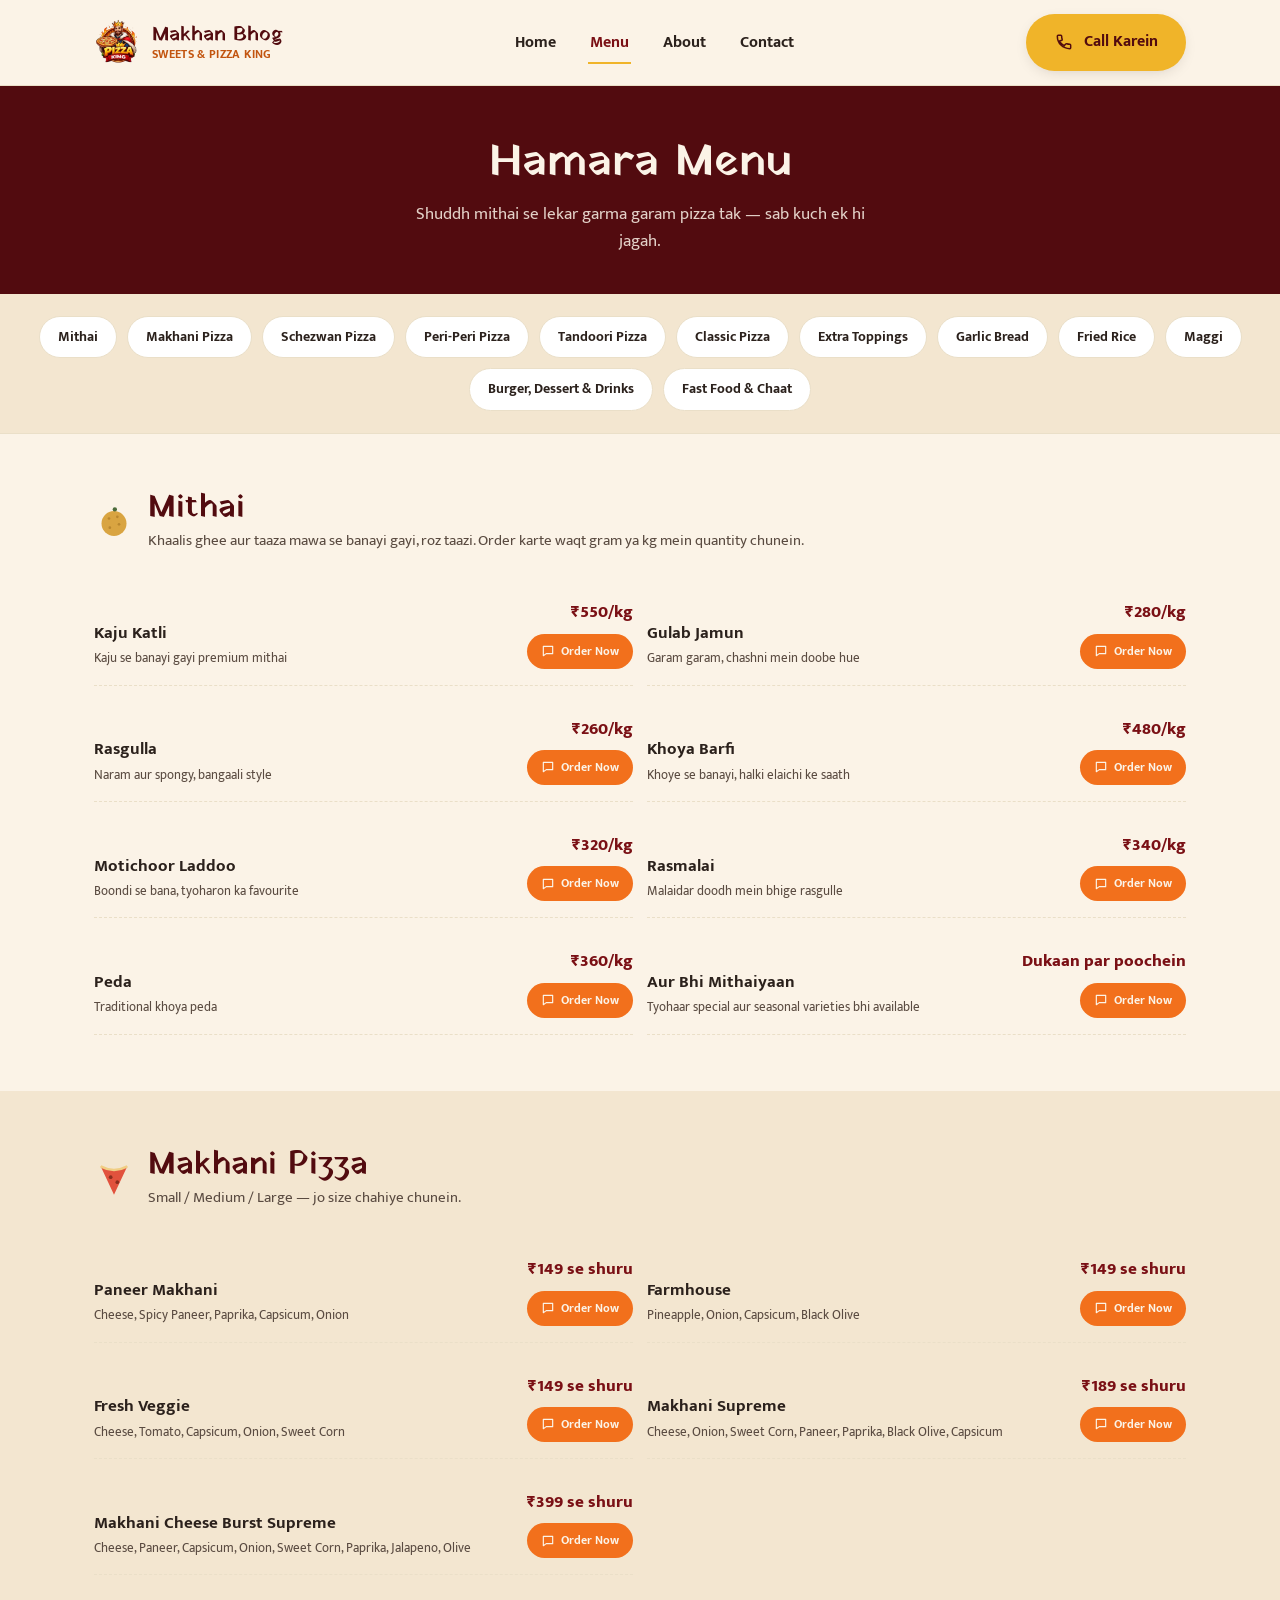
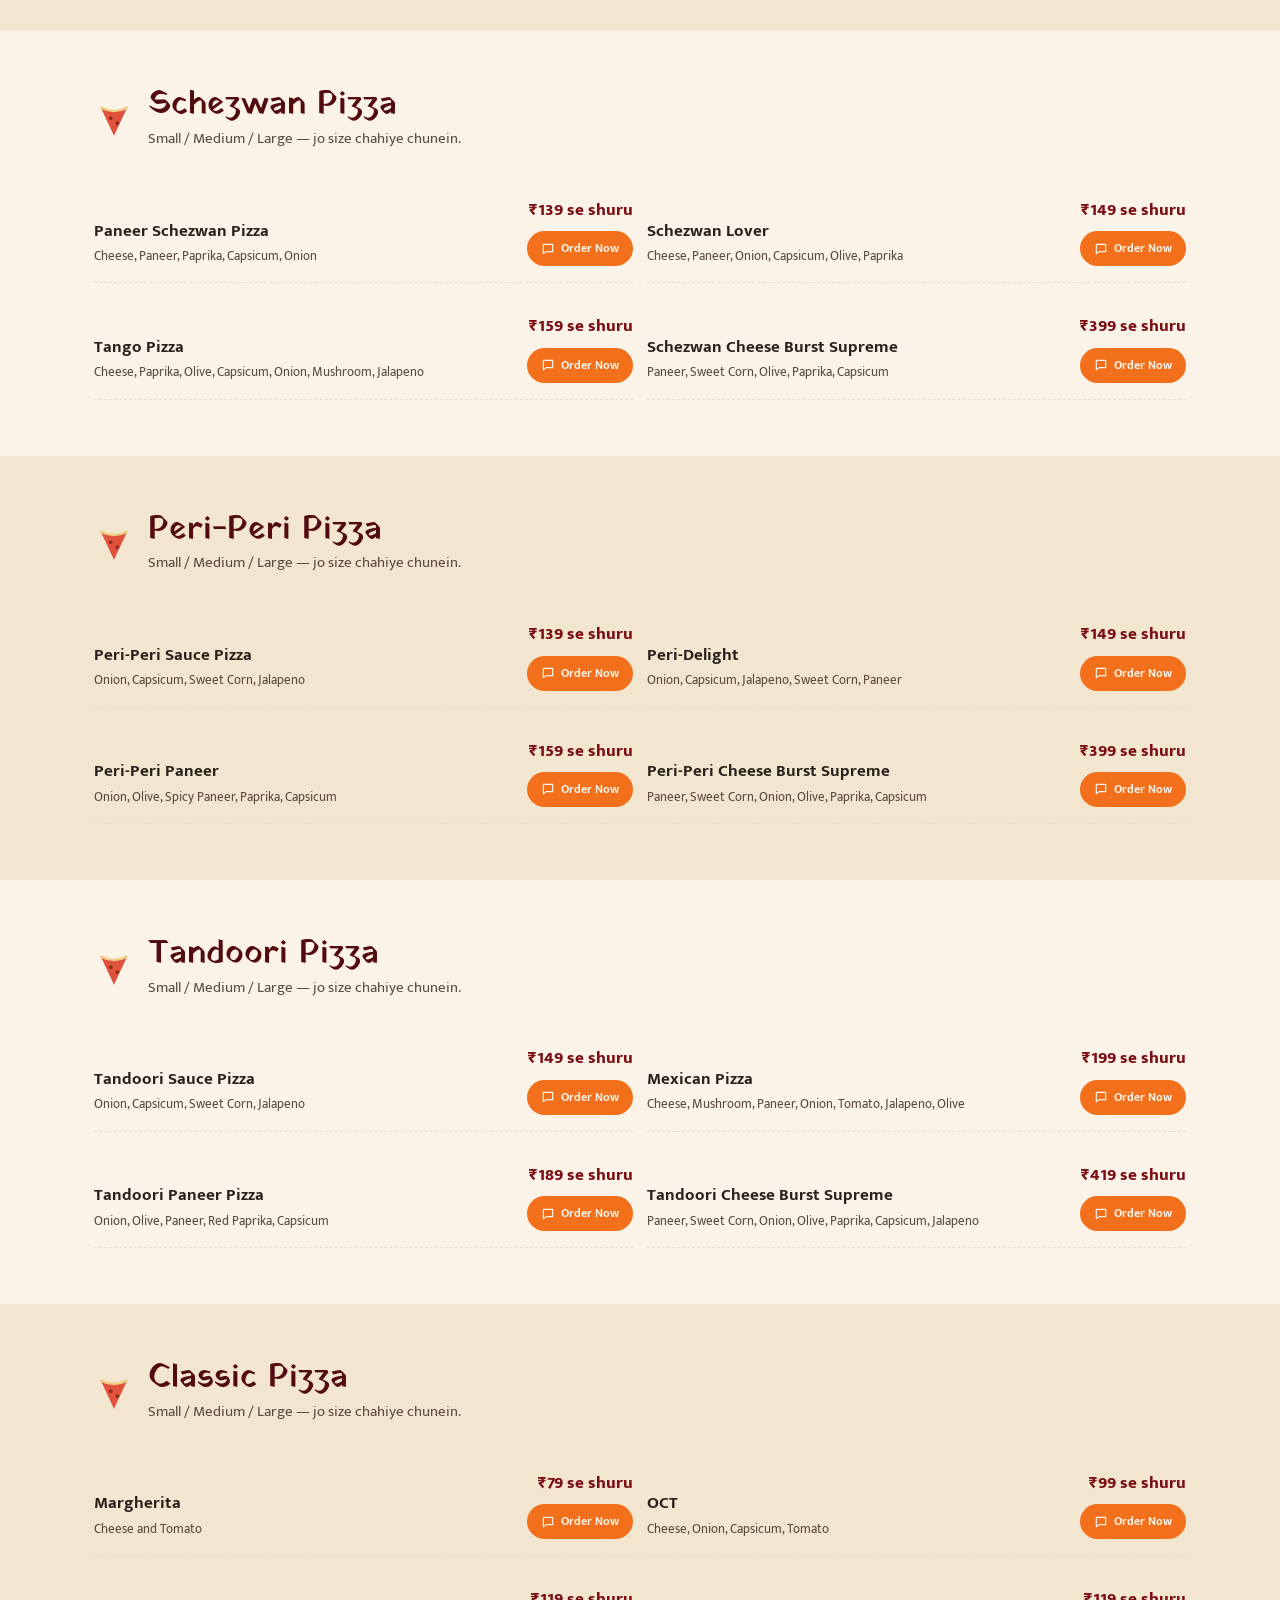
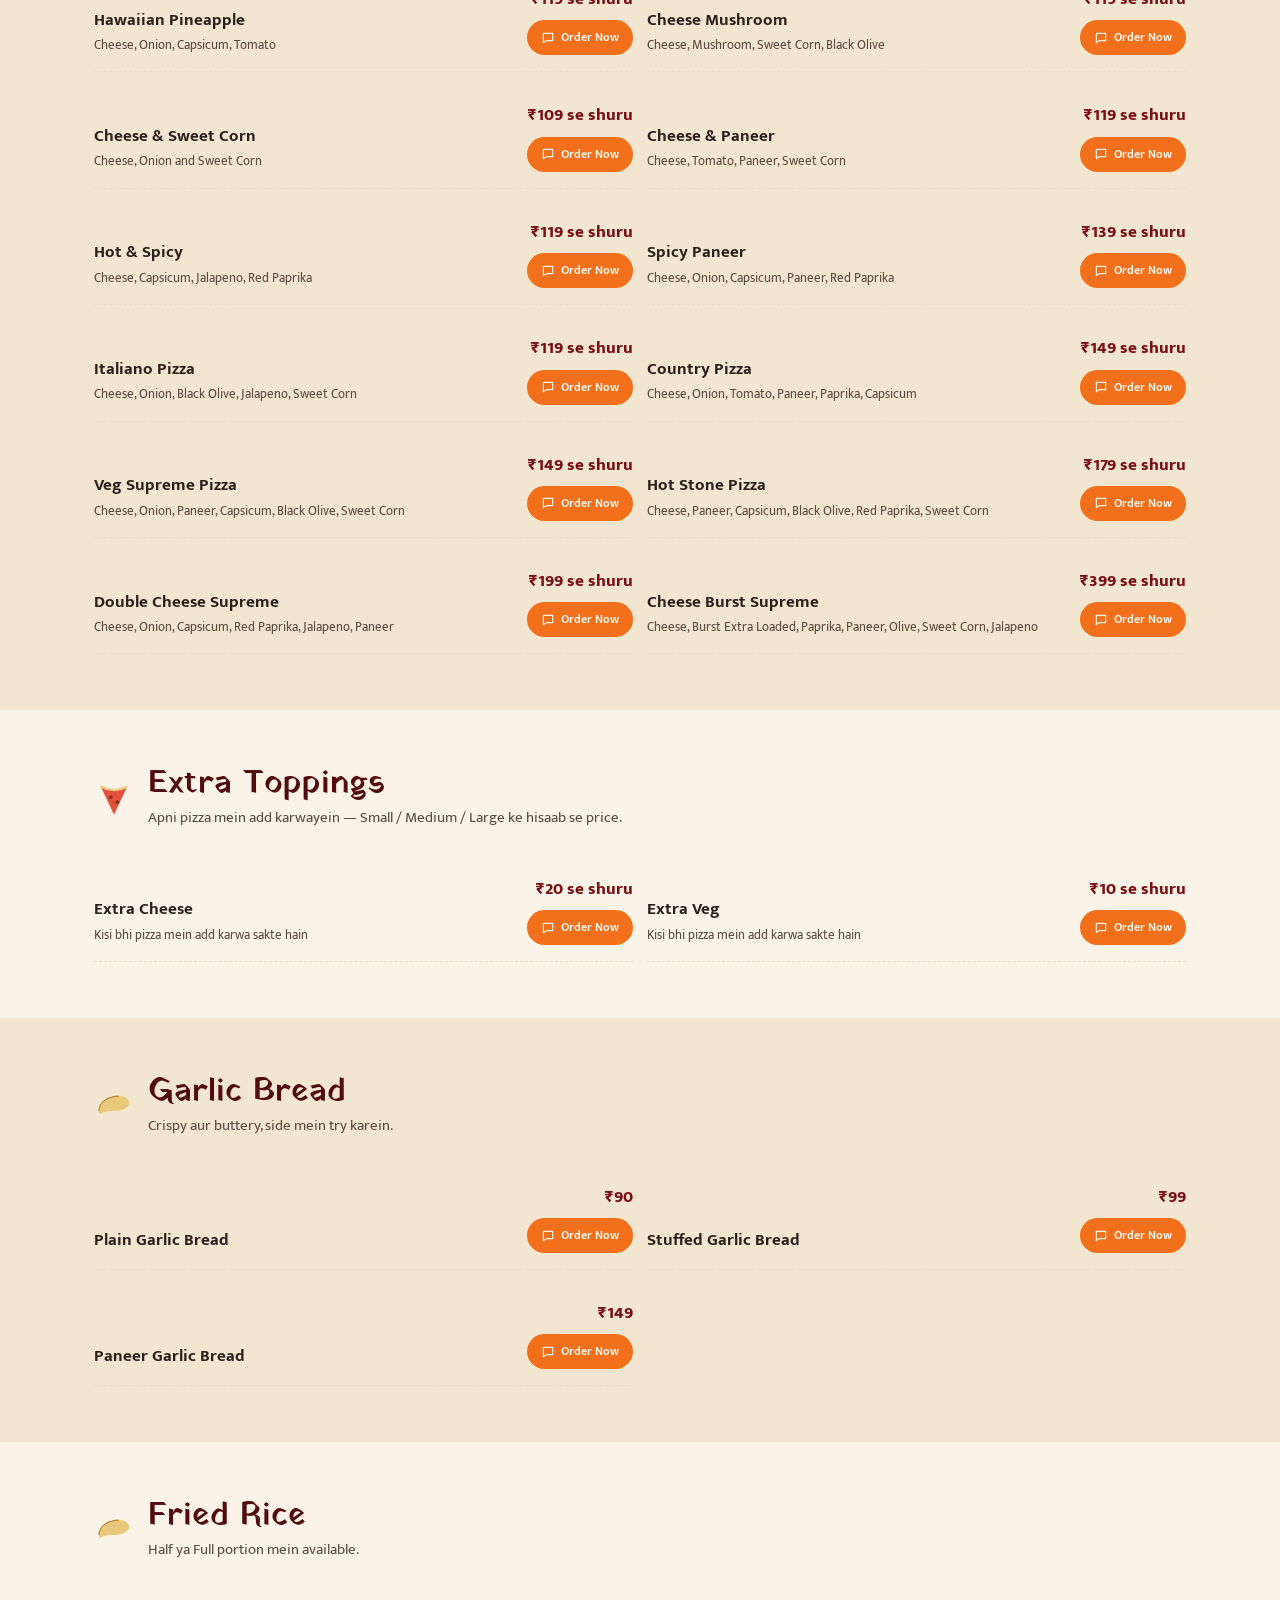
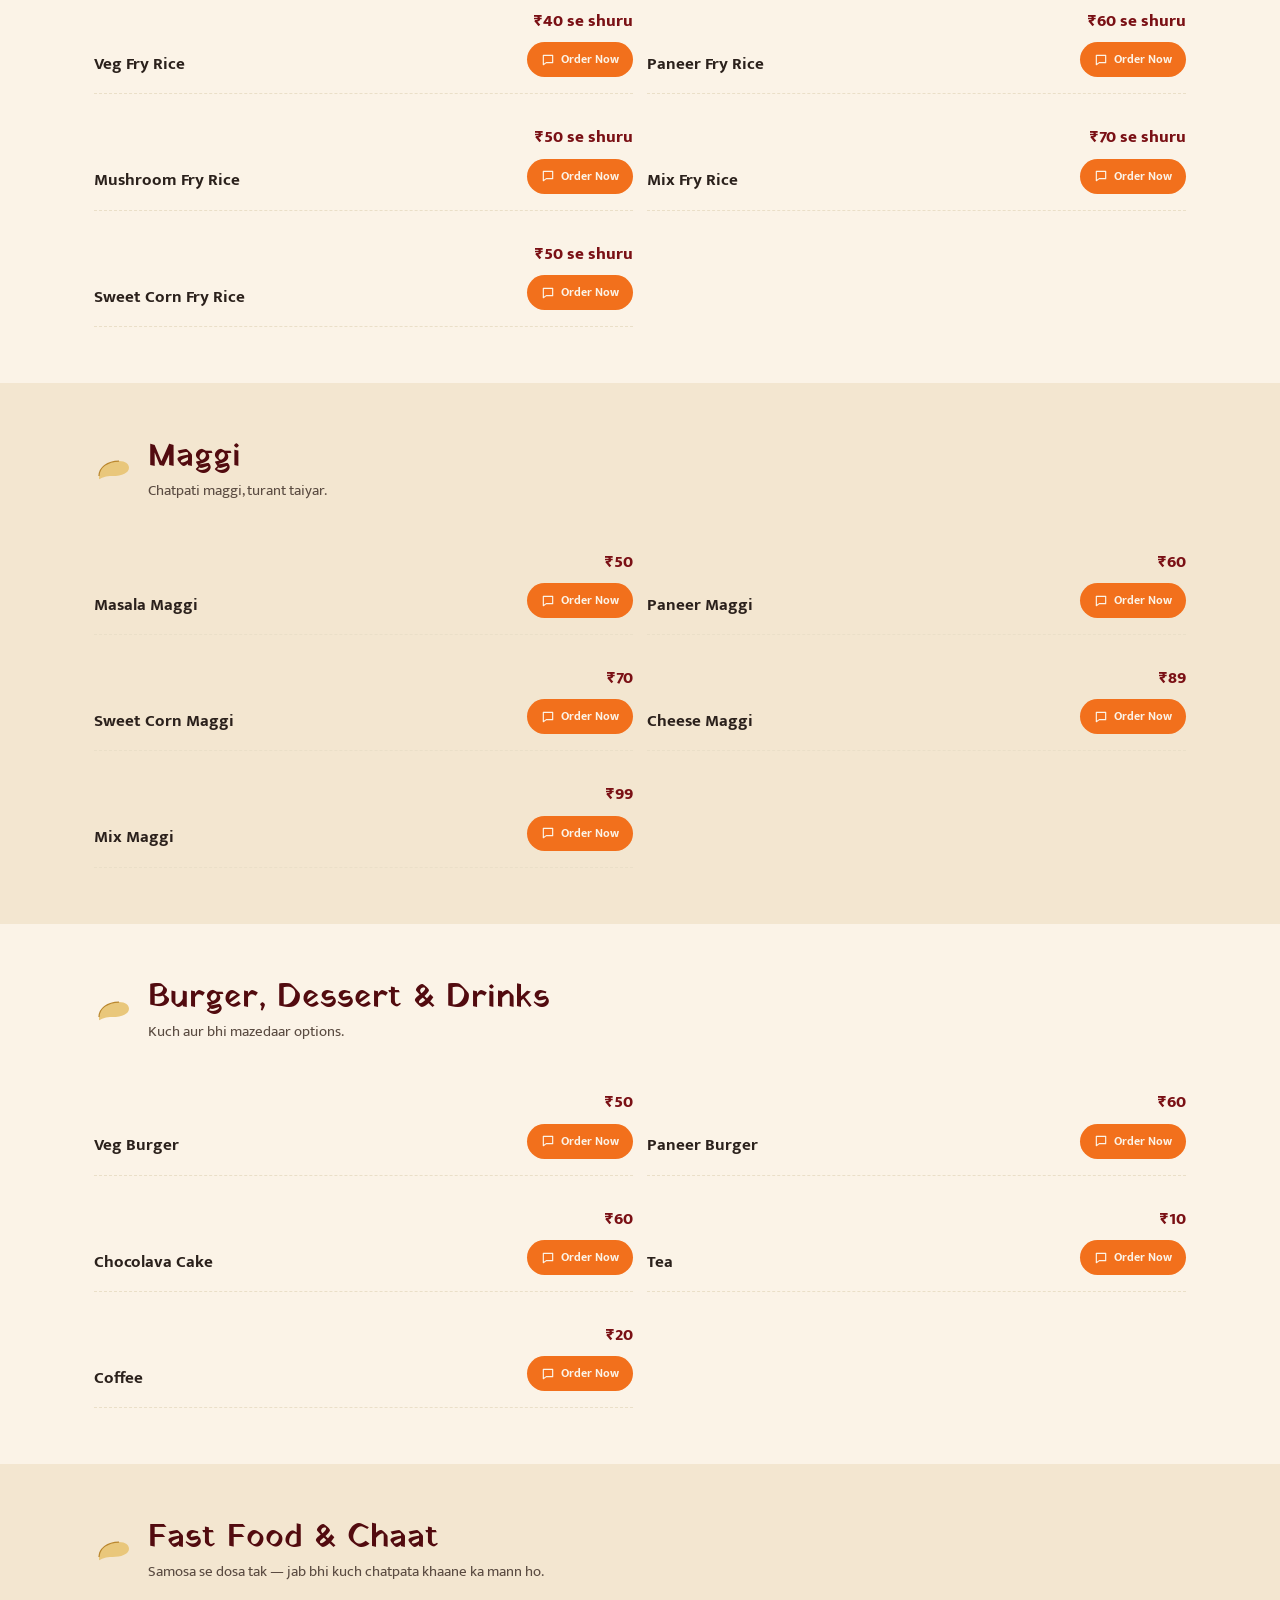
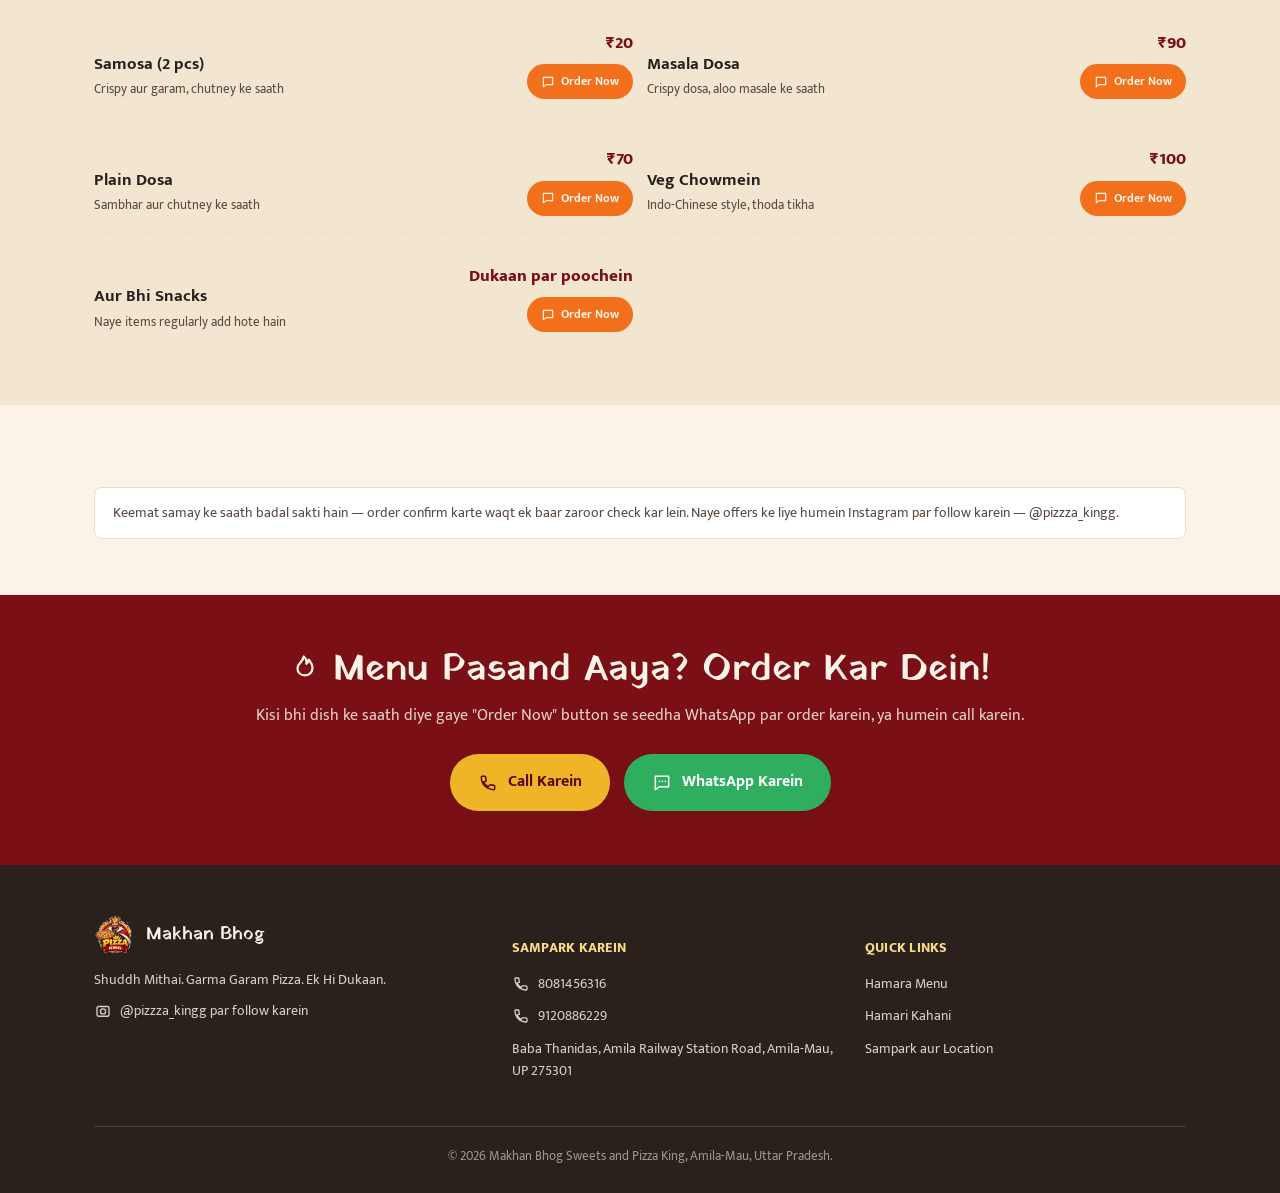
<file: menu.html>
<!DOCTYPE html>
<html lang="hi-Latn">
<head>
<meta charset="UTF-8">
<meta name="viewport" content="width=device-width, initial-scale=1.0">
<title>Hamara Menu — Makhan Bhog Sweets and Pizza King</title>
<meta name="description" content="Makhan Bhog Sweets and Pizza King ka poora menu — mithai, pizza, samosa, fried rice, dosa aur bhi bahut kuch, Amila-Mau mein.">
<link rel="icon" type="image/png" href="assets/logo.png">
<link rel="stylesheet" href="css/style.css">
</head>
<body>

<header class="site-header">
  <div class="container header-inner">
    <a href="index.html" class="brand">
      <img src="assets/logo.png" alt="Makhan Bhog Sweets and Pizza King Logo" class="brand-mark">
      <span class="brand-text">
        <span class="name-hi">Makhan Bhog</span>
        <span class="name-sub">SWEETS &amp; PIZZA KING</span>
      </span>
    </a>

    <nav class="main-nav" aria-label="Mukhya menu">
      <ul>
        <li><a href="index.html">Home</a></li>
        <li><a href="menu.html" aria-current="page">Menu</a></li>
        <li><a href="about.html">About</a></li>
        <li><a href="contact.html">Contact</a></li>
      </ul>
    </nav>

    <div class="header-cta">
      <a href="tel:+918081456316" class="btn btn-primary">
        <svg viewBox="0 0 24 24" fill="none" stroke="currentColor" stroke-width="1.8" stroke-linecap="round" stroke-linejoin="round" aria-hidden="true"><path d="M6.6 10.8c1.2 2.4 3.2 4.4 5.6 5.6l1.9-1.9c.3-.3.7-.4 1.1-.3 1.2.4 2.5.6 3.8.6.6 0 1 .4 1 1V19c0 .6-.4 1-1 1C10.5 20 4 13.5 4 5c0-.6.4-1 1-1h3.2c.6 0 1 .4 1 1 0 1.3.2 2.6.6 3.8.1.4 0 .8-.3 1.1L6.6 10.8Z"/></svg>
        Call Karein
      </a>
    </div>

    <button class="nav-toggle" aria-label="Menu kholen" aria-expanded="false">
      <svg class="icon-menu" viewBox="0 0 24 24" fill="none" stroke="currentColor" stroke-width="2" stroke-linecap="round" aria-hidden="true"><path d="M3 6h18M3 12h18M3 18h18"/></svg>
      <svg class="icon-close" viewBox="0 0 24 24" fill="none" stroke="currentColor" stroke-width="2" stroke-linecap="round" style="display:none" aria-hidden="true"><path d="M6 6l12 12M18 6L6 18"/></svg>
    </button>
  </div>

  <nav class="mobile-nav" aria-label="Mobile menu">
    <a href="index.html">Home</a>
    <a href="menu.html" aria-current="page">Menu</a>
    <a href="about.html">About</a>
    <a href="contact.html">Contact</a>
    <a href="tel:+918081456316" class="btn btn-primary btn-block">Call Karein</a>
  </nav>
</header>

<main>

  <section class="menu-hero">
    <div class="container">
      <h1>Hamara Menu</h1>
      <p>Shuddh mithai se lekar garma garam pizza tak — sab kuch ek hi jagah.</p>
    </div>
  </section>

  <nav class="menu-jump" id="menuJumpNav" aria-label="Menu categories"></nav>

  <div id="menuCategories">
    <!-- Dishes yahan JavaScript (js/menu-render.js) automatically bharta hai,
         data/menu-data.js file se. Naya dish add/edit karne ke liye us data
         file ko GitHub par edit karein — is HTML file ko chhedne ki
         zaroorat nahi hai. -->
  </div>

  <section class="menu-category" style="background:none;">
    <div class="container">
      <p class="menu-note">Keemat samay ke saath badal sakti hain — order confirm karte waqt ek baar zaroor check kar lein. Naye offers ke liye humein Instagram par follow karein — <a class="link" href="https://instagram.com/pizzza_kingg" target="_blank" rel="noopener">@pizzza_kingg</a>.</p>
    </div>
  </section>

  <!-- CTA -->
  <section class="order-band">
    <div class="container">
      <h2><svg class="flame-icon" width="30" height="30" viewBox="0 0 24 24" fill="none" stroke="currentColor" stroke-width="1.8" stroke-linecap="round" stroke-linejoin="round" aria-hidden="true"><path d="M12 21c4 0 6-2.7 6-6.2 0-3-1.8-4.6-3-6.3-.2 1.6-1 2.7-1.9 3.3.3-2-.4-4.3-2.1-5.8-.3 2.4-1.6 3.8-3 5.3C6.7 12.5 6 13.8 6 15.3 6 18.6 8.3 21 12 21Z"/></svg> Menu Pasand Aaya? Order Kar Dein!</h2>
      <p>Kisi bhi dish ke saath diye gaye "Order Now" button se seedha WhatsApp par order karein, ya humein call karein.</p>
      <div class="btn-row">
        <a href="tel:+918081456316" class="btn btn-primary">
          <svg viewBox="0 0 24 24" fill="none" stroke="currentColor" stroke-width="1.8" stroke-linecap="round" stroke-linejoin="round" aria-hidden="true"><path d="M6.6 10.8c1.2 2.4 3.2 4.4 5.6 5.6l1.9-1.9c.3-.3.7-.4 1.1-.3 1.2.4 2.5.6 3.8.6.6 0 1 .4 1 1V19c0 .6-.4 1-1 1C10.5 20 4 13.5 4 5c0-.6.4-1 1-1h3.2c.6 0 1 .4 1 1 0 1.3.2 2.6.6 3.8.1.4 0 .8-.3 1.1L6.6 10.8Z"/></svg>
          Call Karein
        </a>
        <a href="https://wa.me/message/F4EFFMXLVRYON1" target="_blank" rel="noopener" class="btn btn-whatsapp">
          <svg viewBox="0 0 24 24" fill="none" stroke="currentColor" stroke-width="1.8" stroke-linecap="round" stroke-linejoin="round" aria-hidden="true"><path d="M4 4h16v12.5H9l-5 3.5V4Z"/><circle cx="9" cy="10" r="1" fill="currentColor" stroke="none"/><circle cx="12.5" cy="10" r="1" fill="currentColor" stroke="none"/><circle cx="16" cy="10" r="1" fill="currentColor" stroke="none"/></svg>
          WhatsApp Karein
        </a>
      </div>
    </div>
  </section>

</main>

<!-- ORDER FORM MODAL -->
<div class="order-modal-overlay" id="orderModalOverlay" hidden>
  <div class="order-modal" role="dialog" aria-modal="true" aria-labelledby="orderModalTitle">
    <button type="button" class="order-modal-close" id="orderModalClose" aria-label="Band karein">&times;</button>
    <h3 id="orderModalTitle">Order Karein</h3>
    <p class="order-modal-dish" id="orderModalDish"></p>
    <p class="order-modal-note">Apni details bharein — WhatsApp khulega, bas Send dabana hoga aur order humare paas pahunch jayega.</p>
    <form class="order-form" id="orderForm">
      <div class="order-options-group" id="orderOptionsGroup" hidden></div>
      <div class="order-weight-group" id="orderWeightGroup" hidden>
        <span class="order-options-label">Quantity chunein:</span>
        <div class="weight-input-row">
          <input type="number" id="weightAmount" min="1" value="500" inputmode="numeric">
          <select id="weightUnit">
            <option value="g">gram</option>
            <option value="kg">kg</option>
          </select>
        </div>
        <p class="weight-price-preview" id="weightPricePreview"></p>
      </div>
      <label>Aapka Naam*
        <input type="text" name="name" required autocomplete="name">
      </label>
      <label>Mobile Number*
        <input type="tel" name="mobile" required pattern="[0-9]{10}" maxlength="10" placeholder="10 ank ka number" autocomplete="tel">
      </label>
      <label>Delivery Address / Location*
        <textarea name="address" rows="2" required autocomplete="street-address"></textarea>
      </label>
      <button type="button" class="btn-location" id="shareLocationBtn">
        <svg viewBox="0 0 24 24" fill="none" stroke="currentColor" stroke-width="1.8" stroke-linecap="round" stroke-linejoin="round" aria-hidden="true"><path d="M12 22s7-6.6 7-12a7 7 0 1 0-14 0c0 5.4 7 12 7 12Z"/><circle cx="12" cy="10" r="2.6"/></svg>
        Live Location Bhejein (delivery mein aasani ke liye)
      </button>
      <p class="location-status" id="locationStatus"></p>
      <label id="quantityField">Quantity
        <input type="number" name="quantity" min="1" value="1">
      </label>
      <label>Koi Extra Note (optional)
        <textarea name="notes" rows="2"></textarea>
      </label>
      <button type="submit" class="btn btn-whatsapp btn-block">
        <svg viewBox="0 0 24 24" fill="none" stroke="currentColor" stroke-width="1.8" stroke-linecap="round" stroke-linejoin="round" aria-hidden="true"><path d="M4 4h16v12.5H9l-5 3.5V4Z"/></svg>
        WhatsApp Par Order Bhejein
      </button>
    </form>
  </div>
</div>

<footer class="site-footer">
  <div class="container">
    <div class="footer-grid">
      <div class="footer-col">
        <div class="footer-brand">
          <img src="assets/logo.png" alt="Makhan Bhog Sweets and Pizza King Logo" class="brand-mark">
          <span class="name-hi">Makhan Bhog</span>
        </div>
        <p>Shuddh Mithai. Garma Garam Pizza. Ek Hi Dukaan.</p>
        <a href="https://instagram.com/pizzza_kingg" target="_blank" rel="noopener">
          <svg viewBox="0 0 24 24" fill="none" stroke="currentColor" stroke-width="1.8" stroke-linecap="round" stroke-linejoin="round" aria-hidden="true"><rect x="4" y="6" width="16" height="13" rx="2"/><circle cx="12" cy="12.5" r="3.4"/><circle cx="16.2" cy="9.3" r="0.6" fill="currentColor" stroke="none"/></svg>
          @pizzza_kingg par follow karein
        </a>
      </div>

      <div class="footer-col">
        <h5>SAMPARK KAREIN</h5>
        <a href="tel:+918081456316">
          <svg viewBox="0 0 24 24" fill="none" stroke="currentColor" stroke-width="1.8" stroke-linecap="round" stroke-linejoin="round" aria-hidden="true"><path d="M6.6 10.8c1.2 2.4 3.2 4.4 5.6 5.6l1.9-1.9c.3-.3.7-.4 1.1-.3 1.2.4 2.5.6 3.8.6.6 0 1 .4 1 1V19c0 .6-.4 1-1 1C10.5 20 4 13.5 4 5c0-.6.4-1 1-1h3.2c.6 0 1 .4 1 1 0 1.3.2 2.6.6 3.8.1.4 0 .8-.3 1.1L6.6 10.8Z"/></svg>
          8081456316
        </a>
        <a href="tel:+919120886229">
          <svg viewBox="0 0 24 24" fill="none" stroke="currentColor" stroke-width="1.8" stroke-linecap="round" stroke-linejoin="round" aria-hidden="true"><path d="M6.6 10.8c1.2 2.4 3.2 4.4 5.6 5.6l1.9-1.9c.3-.3.7-.4 1.1-.3 1.2.4 2.5.6 3.8.6.6 0 1 .4 1 1V19c0 .6-.4 1-1 1C10.5 20 4 13.5 4 5c0-.6.4-1 1-1h3.2c.6 0 1 .4 1 1 0 1.3.2 2.6.6 3.8.1.4 0 .8-.3 1.1L6.6 10.8Z"/></svg>
          9120886229
        </a>
        <p>Baba Thanidas, Amila Railway Station Road, Amila-Mau, UP 275301</p>
      </div>

      <div class="footer-col">
        <h5>QUICK LINKS</h5>
        <a href="menu.html">Hamara Menu</a>
        <a href="about.html">Hamari Kahani</a>
        <a href="contact.html">Sampark aur Location</a>
      </div>
    </div>

    <div class="footer-bottom">
      &copy; 2026 Makhan Bhog Sweets and Pizza King, Amila-Mau, Uttar Pradesh.
    </div>
  </div>
</footer>

<script src="js/script.js"></script>
<script src="data/menu-data.js"></script>
<script src="js/menu-render.js"></script>
<script src="js/order-modal.js"></script>
</body>
</html>
</file>
<file: css/style.css>
/* ==========================================================================
   Makhan Bhog Sweets & Pizza King — Stylesheet
   Design concept: "Do Duniya, Ek Dukaan" (Two worlds, one shop) —
   a traditional mithai counter (maroon/gold, festive) fused with a
   pizza joint (ember/basil, rustic-modern), meeting at one seam.
   ========================================================================== */

@font-face{
  font-family: 'Yatra One';
  src: url('../fonts/yatra-one-latin-400-normal.woff2') format('woff2');
  font-weight: 400;
  font-style: normal;
  font-display: swap;
}
@font-face{
  font-family: 'Mukta';
  src: url('../fonts/mukta-latin-400-normal.woff2') format('woff2');
  font-weight: 400;
  font-style: normal;
  font-display: swap;
}
@font-face{
  font-family: 'Mukta';
  src: url('../fonts/mukta-latin-500-normal.woff2') format('woff2');
  font-weight: 500;
  font-style: normal;
  font-display: swap;
}
@font-face{
  font-family: 'Mukta';
  src: url('../fonts/mukta-latin-600-normal.woff2') format('woff2');
  font-weight: 600;
  font-style: normal;
  font-display: swap;
}
@font-face{
  font-family: 'Mukta';
  src: url('../fonts/mukta-latin-700-normal.woff2') format('woff2');
  font-weight: 700;
  font-style: normal;
  font-display: swap;
}
@font-face{
  font-family: 'Mukta';
  src: url('../fonts/mukta-latin-800-normal.woff2') format('woff2');
  font-weight: 800;
  font-style: normal;
  font-display: swap;
}
/* The base "latin" subset above does not include the ₹ Rupee sign.
   These latin-ext files add it back in, scoped via unicode-range so
   the browser only loads them when a currency symbol is actually used. */
@font-face{
  font-family: 'Mukta';
  src: url('../fonts/mukta-latin-ext-400-normal.woff2') format('woff2');
  font-weight: 400;
  font-style: normal;
  font-display: swap;
  unicode-range: U+20A0-20CF;
}
@font-face{
  font-family: 'Mukta';
  src: url('../fonts/mukta-latin-ext-500-normal.woff2') format('woff2');
  font-weight: 500;
  font-style: normal;
  font-display: swap;
  unicode-range: U+20A0-20CF;
}
@font-face{
  font-family: 'Mukta';
  src: url('../fonts/mukta-latin-ext-600-normal.woff2') format('woff2');
  font-weight: 600;
  font-style: normal;
  font-display: swap;
  unicode-range: U+20A0-20CF;
}
@font-face{
  font-family: 'Mukta';
  src: url('../fonts/mukta-latin-ext-700-normal.woff2') format('woff2');
  font-weight: 700;
  font-style: normal;
  font-display: swap;
  unicode-range: U+20A0-20CF;
}
@font-face{
  font-family: 'Mukta';
  src: url('../fonts/mukta-latin-ext-800-normal.woff2') format('woff2');
  font-weight: 800;
  font-style: normal;
  font-display: swap;
  unicode-range: U+20A0-20CF;
}

:root{
  /* --- Color tokens (matched to the Pizza King logo: crimson, gold, flame-orange) --- */
  --maroon:        #7A1015;
  --maroon-dark:   #520B0F;
  --maroon-tint:   #9E1B1F;
  --gold:          #F0B429;
  --gold-light:    #F8D989;
  --gold-deep:     #C98A12;
  --ember:         #F2701C;
  --ember-dark:    #C2540F;
  --basil:         #4B6B3A;
  --basil-dark:    #37502A;
  --ivory:         #FBF3E7;
  --ivory-dark:    #F3E6D0;
  --ivory-deeper:  #EADFC8;
  --ink:           #2B211C;
  --ink-soft:      #5A4B41;
  --white:         #FFFFFF;
  --whatsapp:      #2FAE60;

  /* --- Type --- */
  --font-display: 'Yatra One', cursive;
  --font-body: 'Mukta', -apple-system, BlinkMacSystemFont, 'Segoe UI', sans-serif;

  /* --- Radius / shadow --- */
  --radius-sm: 8px;
  --radius-md: 18px;
  --radius-pill: 999px;
  --shadow-card: 0 10px 30px -12px rgba(43, 33, 28, 0.35);
  --shadow-soft: 0 4px 16px -6px rgba(43, 33, 28, 0.22);

  --container-w: 1140px;
}

*, *::before, *::after{ box-sizing: border-box; }
html{ scroll-behavior: smooth; }
body{
  margin: 0;
  font-family: var(--font-body);
  color: var(--ink);
  background: var(--ivory);
  line-height: 1.55;
  font-size: 17px;
  -webkit-font-smoothing: antialiased;
}
img{ max-width: 100%; display: block; }
a{ color: inherit; text-decoration: none; }
ul{ margin: 0; padding: 0; list-style: none; }
h1,h2,h3,h4{ margin: 0; font-family: var(--font-display); font-weight: 400; color: var(--maroon-dark); line-height: 1.15; }
p{ margin: 0; }
button{ font-family: inherit; cursor: pointer; }

.container{
  width: 100%;
  max-width: var(--container-w);
  margin: 0 auto;
  padding: 0 24px;
}

section{ position: relative; }

/* Visible keyboard focus */
a:focus-visible, button:focus-visible, input:focus-visible, textarea:focus-visible{
  outline: 3px solid var(--gold-deep);
  outline-offset: 3px;
  border-radius: 4px;
}

@media (prefers-reduced-motion: reduce){
  *, *::before, *::after{
    animation-duration: 0.001ms !important;
    animation-iteration-count: 1 !important;
    transition-duration: 0.001ms !important;
    scroll-behavior: auto !important;
  }
}

/* ==========================================================================
   Type scale
   ========================================================================== */
.eyebrow-tag{
  display: inline-flex;
  align-items: center;
  gap: 8px;
  font-family: var(--font-body);
  font-weight: 700;
  font-size: 0.8rem;
  letter-spacing: 0.02em;
  color: var(--ember-dark);
}
.eyebrow-tag svg{ width: 18px; height: 18px; }

.section-title{
  font-size: clamp(1.9rem, 1.4rem + 2vw, 2.7rem);
  color: var(--maroon-dark);
  margin-top: 10px;
  max-width: 18ch;
}
.section-lede{
  font-size: 1.08rem;
  color: var(--ink-soft);
  max-width: 56ch;
  margin-top: 14px;
}
.section-head{
  margin-bottom: 44px;
}
.section-head.center{
  text-align: center;
  margin-left: auto;
  margin-right: auto;
}
.section-head.center .section-lede{ margin-left: auto; margin-right: auto; }

/* ==========================================================================
   Buttons
   ========================================================================== */
.btn{
  display: inline-flex;
  align-items: center;
  justify-content: center;
  gap: 10px;
  padding: 14px 26px;
  border-radius: var(--radius-pill);
  font-weight: 700;
  font-size: 1rem;
  border: 2px solid transparent;
  transition: transform 0.15s ease, box-shadow 0.15s ease, background 0.15s ease;
  white-space: nowrap;
}
.btn svg{ width: 20px; height: 20px; flex-shrink: 0; }
.btn:hover{ transform: translateY(-2px); }
.btn-primary{
  background: var(--gold);
  color: var(--maroon-dark);
  box-shadow: var(--shadow-soft);
}
.btn-primary:hover{ background: var(--gold-light); }
.btn-outline{
  background: transparent;
  border-color: rgba(251,243,231,0.55);
  color: var(--ivory);
}
.btn-outline:hover{ background: rgba(251,243,231,0.12); }
.btn-outline-dark{
  background: transparent;
  border-color: var(--maroon);
  color: var(--maroon-dark);
}
.btn-outline-dark:hover{ background: rgba(107,20,36,0.06); }
.btn-whatsapp{
  background: var(--whatsapp);
  color: var(--white);
  box-shadow: var(--shadow-soft);
}
.btn-whatsapp:hover{ background: #279153; }
.btn-block{ width: 100%; }
.btn-row{ display: flex; flex-wrap: wrap; gap: 14px; }

/* ==========================================================================
   Header / Nav
   ========================================================================== */
.site-header{
  position: sticky;
  top: 0;
  z-index: 100;
  background: var(--ivory);
  border-bottom: 1px solid var(--ivory-deeper);
}
.header-inner{
  display: flex;
  align-items: center;
  justify-content: space-between;
  gap: 20px;
  padding-top: 14px;
  padding-bottom: 14px;
}
.brand{
  display: flex;
  align-items: center;
  gap: 12px;
  flex-shrink: 0;
}
.brand-mark{ width: 46px; height: 46px; flex-shrink: 0; object-fit: contain; transition: transform 0.25s ease; }
.brand:hover .brand-mark{ transform: scale(1.08) rotate(-4deg); }
.brand-text{ display: flex; flex-direction: column; line-height: 1.15; }
.brand-text .name-hi{
  font-family: var(--font-display);
  font-size: 1.28rem;
  color: var(--maroon-dark);
}
.brand-text .name-sub{
  font-size: 0.72rem;
  font-weight: 700;
  color: var(--ember-dark);
  letter-spacing: 0.03em;
}

.main-nav{ display: none; }
.main-nav ul{ display: flex; gap: 30px; }
.main-nav a{
  font-weight: 700;
  font-size: 1rem;
  color: var(--ink);
  padding: 6px 2px;
  border-bottom: 2px solid transparent;
  transition: border-color 0.15s ease, color 0.15s ease;
}
.main-nav a:hover, .main-nav a[aria-current="page"]{
  color: var(--maroon);
  border-color: var(--gold);
}

.header-cta{ display: none; align-items: center; gap: 12px; }

.nav-toggle{
  display: inline-flex;
  align-items: center;
  justify-content: center;
  width: 44px; height: 44px;
  background: var(--maroon);
  color: var(--ivory);
  border: none;
  border-radius: var(--radius-sm);
}
.nav-toggle svg{ width: 24px; height: 24px; }

.mobile-nav{
  display: none;
  flex-direction: column;
  gap: 4px;
  padding: 10px 24px 22px;
  border-top: 1px solid var(--ivory-deeper);
}
.mobile-nav.is-open{ display: flex; }
.mobile-nav a{
  padding: 12px 6px;
  font-weight: 700;
  border-bottom: 1px solid var(--ivory-deeper);
}
.mobile-nav a[aria-current="page"]{ color: var(--maroon); }
.mobile-nav .btn{ margin-top: 12px; }

@media (min-width: 900px){
  .main-nav{ display: block; }
  .header-cta{ display: flex; }
  .nav-toggle{ display: none; }
  .mobile-nav{ display: none !important; }
}

/* ==========================================================================
   Hero — split "two worlds" banner
   ========================================================================== */
.hero{
  position: relative;
  overflow: hidden;
  background: var(--maroon-dark);
  color: var(--ivory);
}
.hero-split{
  position: absolute;
  inset: 0;
}
.hero-half{
  position: absolute;
  inset: 0;
  overflow: hidden;
}
.hero-half.mithai{
  background: linear-gradient(160deg, var(--maroon) 0%, var(--maroon-dark) 100%);
}
.hero-half.pizza{
  background: linear-gradient(200deg, var(--ember) 0%, var(--ember-dark) 100%);
  display: none;
}
.hero-motif{ position: absolute; opacity: 0.16; }

.hero-content{
  position: relative;
  padding: 64px 0 56px;
  text-align: center;
}
.hero-badge{
  display: inline-flex;
  align-items: center;
  gap: 8px;
  background: rgba(251,243,231,0.14);
  border: 1px solid rgba(251,243,231,0.35);
  padding: 7px 16px 7px 10px;
  border-radius: var(--radius-pill);
  font-size: 0.85rem;
  font-weight: 700;
  margin-bottom: 22px;
}
.hero-badge svg{ width: 20px; height: 20px; }
.hero h1{
  color: var(--ivory);
  font-size: clamp(2.3rem, 1.7rem + 3vw, 3.6rem);
  max-width: 15ch;
  margin: 0 auto;
}
.hero h1 .accent{ color: var(--gold-light); }
.hero-tagline{
  margin: 22px auto 0;
  max-width: 44ch;
  font-size: 1.15rem;
  color: rgba(251,243,231,0.9);
}
.hero .btn-row{ justify-content: center; margin-top: 34px; }
.hero-seam{
  position: relative;
  display: flex;
  justify-content: center;
  margin-top: 40px;
}
.hero-seam-badge{
  background: var(--gold);
  color: var(--maroon-dark);
  font-weight: 800;
  font-family: var(--font-display);
  font-size: 1.05rem;
  padding: 10px 26px;
  border-radius: var(--radius-pill);
  box-shadow: var(--shadow-card);
  display: inline-flex;
  align-items: center;
  gap: 10px;
}
.hero-seam-badge svg{ width: 22px; height: 22px; }

@media (min-width: 760px){
  .hero-half.mithai{ clip-path: polygon(0 0, 60% 0, 42% 100%, 0 100%); }
  .hero-half.pizza{
    display: block;
    clip-path: polygon(60% 0, 100% 0, 100% 100%, 42% 100%);
  }
}

/* ==========================================================================
   Trust strip
   ========================================================================== */
.trust-strip{
  background: var(--ivory-dark);
  border-bottom: 1px solid var(--ivory-deeper);
}
.trust-strip .container{
  display: grid;
  gap: 22px;
  padding-top: 30px;
  padding-bottom: 30px;
  grid-template-columns: 1fr;
}
.trust-item{
  display: flex;
  align-items: flex-start;
  gap: 14px;
}
.trust-item .icon-wrap{
  flex-shrink: 0;
  width: 46px; height: 46px;
  border-radius: 50%;
  background: var(--maroon);
  color: var(--gold-light);
  display: flex; align-items: center; justify-content: center;
}
.trust-item .icon-wrap svg{ width: 24px; height: 24px; }
.trust-item h3{ font-family: var(--font-body); font-weight: 800; font-size: 1.02rem; color: var(--ink); }
.trust-item p{ font-size: 0.92rem; color: var(--ink-soft); margin-top: 3px; }

@media (min-width: 760px){
  .trust-strip .container{ grid-template-columns: repeat(3, 1fr); }
}

/* ==========================================================================
   Feature cards (Mithai / Pizza) — deliberately asymmetric, not identical
   ========================================================================== */
.features{ padding: 76px 0; }
.feature-grid{
  display: grid;
  gap: 26px;
  grid-template-columns: 1fr;
}
.feature-card{
  border-radius: var(--radius-md);
  padding: 30px;
  position: relative;
  overflow: hidden;
}
.feature-card.mithai-card{
  background: linear-gradient(165deg, #FBF3E7 0%, var(--ivory-dark) 100%);
  border: 2px solid var(--gold);
}
.feature-card.pizza-card{
  background: var(--maroon-dark);
  color: var(--ivory);
}
.feature-card .feature-icon{
  width: 58px; height: 58px;
  margin-bottom: 18px;
}
.feature-card.mithai-card .feature-icon{ color: var(--maroon); }
.feature-card.pizza-card .feature-icon{ color: var(--gold-light); }
.feature-card h3{
  font-family: var(--font-display);
  font-size: 1.6rem;
}
.feature-card.mithai-card h3{ color: var(--maroon-dark); }
.feature-card.pizza-card h3{ color: var(--ivory); }
.feature-card p.desc{
  margin-top: 12px;
  font-size: 0.98rem;
}
.feature-card.mithai-card p.desc{ color: var(--ink-soft); }
.feature-card.pizza-card p.desc{ color: rgba(251,243,231,0.85); }

.feature-photo{
  margin-top: 20px;
  border-radius: var(--radius-sm);
  height: 180px;
}

.feature-list{ margin-top: 18px; display: flex; flex-wrap: wrap; gap: 10px; }
.feature-list li{
  font-size: 0.85rem;
  font-weight: 700;
  padding: 7px 14px;
  border-radius: var(--radius-pill);
}
.feature-card.mithai-card .feature-list li{ background: var(--maroon); color: var(--ivory); }
.feature-card.pizza-card .feature-list li{ background: var(--ember); color: var(--ivory); }

@media (min-width: 820px){
  .feature-grid{ grid-template-columns: 1.1fr 1fr; }
  .feature-card.pizza-card{ margin-top: 34px; }
}

/* ==========================================================================
   Photo placeholder (for real photos client will add)
   ========================================================================== */
.illustration-box{
  border-radius: var(--radius-sm);
  overflow: hidden;
  display: flex;
  align-items: center;
  justify-content: center;
  background: linear-gradient(160deg, var(--ivory-dark), var(--ivory-deeper));
  min-height: 160px;
}
.illustration-box svg{ width: 100%; height: 100%; display: block; }
.illustration-box.real-photo, .feature-photo.real-photo{ background: none; }
.illustration-box.real-photo img, .feature-photo.real-photo img{
  width: 100%;
  height: 100%;
  object-fit: cover;
  display: block;
}
.feature-card.pizza-card .illustration-box{
  background: linear-gradient(160deg, rgba(251,243,231,0.10), rgba(251,243,231,0.03));
}
.gallery-grid figure{ margin: 0; }
.gallery-grid .illustration-box{ min-height: 140px; }
.gallery-caption{
  display: block;
  margin-top: 10px;
  text-align: center;
  font-size: 0.85rem;
  font-weight: 700;
  color: var(--ink-soft);
}

/* ==========================================================================
   Also-available strip (samosa / fried rice / dosa / more)
   ========================================================================== */
.also-strip{ padding: 20px 0 76px; }
.also-strip .section-head{ margin-bottom: 30px; }
.also-row{
  display: grid;
  grid-template-columns: repeat(2, 1fr);
  gap: 16px;
}
.also-item{
  background: var(--white);
  border-radius: var(--radius-sm);
  padding: 20px 16px;
  text-align: center;
  box-shadow: var(--shadow-soft);
}
.also-item svg{ width: 40px; height: 40px; color: var(--ember); margin: 0 auto 10px; }
.also-item span{ font-weight: 700; font-size: 0.95rem; }

@media (min-width: 640px){
  .also-row{ grid-template-columns: repeat(4, 1fr); }
}

/* ==========================================================================
   CTA order band
   ========================================================================== */
.order-band{
  background: var(--maroon);
  color: var(--ivory);
  padding: 54px 0;
  text-align: center;
  position: relative;
  overflow: hidden;
}
.order-band h2{ color: var(--ivory); font-size: clamp(1.7rem, 1.4rem + 1.4vw, 2.3rem); }
.order-band p{ margin-top: 12px; color: rgba(251,243,231,0.85); font-size: 1.02rem; }
.order-band .btn-row{ justify-content: center; margin-top: 26px; }

/* ==========================================================================
   About teaser (home) + About page story
   ========================================================================== */
.about-teaser{ padding: 76px 0; }
.about-teaser-grid{
  display: grid;
  gap: 34px;
  align-items: center;
  grid-template-columns: 1fr;
}
.quote-block{
  background: var(--ivory-dark);
  border-left: 5px solid var(--gold);
  border-radius: 0 var(--radius-sm) var(--radius-sm) 0;
  padding: 26px 26px;
  font-size: 1.05rem;
  color: var(--ink);
  font-style: normal;
}
.quote-block footer{
  margin-top: 14px;
  font-weight: 800;
  font-size: 0.9rem;
  color: var(--maroon);
}
@media (min-width: 860px){
  .about-teaser-grid{ grid-template-columns: 1fr 1fr; }
}

.story-section{ padding: 60px 0; }
.story-grid{
  display: grid;
  gap: 30px;
  grid-template-columns: 1fr;
}
.story-copy p + p{ margin-top: 14px; }
.story-copy p{ color: var(--ink-soft); }
@media (min-width: 860px){
  .story-grid{ grid-template-columns: 1.05fr 0.95fr; align-items: start; }
}

.values-row{
  display: grid;
  gap: 20px;
  grid-template-columns: 1fr;
  margin-top: 20px;
}
.value-card{
  background: var(--white);
  border-radius: var(--radius-sm);
  padding: 22px;
  box-shadow: var(--shadow-soft);
}
.value-card svg{ width: 34px; height: 34px; color: var(--maroon); margin-bottom: 10px; }
.value-card h4{ font-family: var(--font-body); font-weight: 800; font-size: 1rem; color: var(--ink); }
.value-card p{ font-size: 0.92rem; color: var(--ink-soft); margin-top: 6px; }
@media (min-width: 700px){
  .values-row{ grid-template-columns: repeat(3, 1fr); }
}

.gallery-grid{
  display: grid;
  gap: 14px;
  grid-template-columns: repeat(2, 1fr);
  margin-top: 20px;
}
.gallery-grid .illustration-box{ min-height: 130px; }
@media (min-width: 700px){
  .gallery-grid{ grid-template-columns: repeat(4, 1fr); }
}

/* ==========================================================================
   Menu page
   ========================================================================== */
.menu-hero{
  background: var(--maroon-dark);
  color: var(--ivory);
  padding: 52px 0 40px;
  text-align: center;
}
.menu-hero h1{ color: var(--ivory); font-size: clamp(2rem, 1.6rem + 2vw, 2.8rem); }
.menu-hero p{ margin-top: 12px; color: rgba(251,243,231,0.85); max-width: 48ch; margin-left: auto; margin-right: auto; }

.menu-jump{
  display: flex;
  flex-wrap: wrap;
  gap: 10px;
  justify-content: center;
  padding: 22px 0;
  background: var(--ivory-dark);
  border-bottom: 1px solid var(--ivory-deeper);
  position: sticky;
  top: 74px;
  z-index: 50;
}
.menu-jump a{
  font-weight: 700;
  font-size: 0.9rem;
  padding: 9px 18px;
  border-radius: var(--radius-pill);
  background: var(--white);
  border: 1px solid var(--ivory-deeper);
}
.menu-jump a:hover{ border-color: var(--gold-deep); color: var(--maroon); }

.menu-category{ padding: 56px 0; }
.menu-category:nth-of-type(even){ background: var(--ivory-dark); }
.menu-cat-head{ display: flex; align-items: center; gap: 14px; margin-bottom: 30px; }
.menu-cat-head svg{ width: 40px; height: 40px; color: var(--maroon); flex-shrink: 0; }
.menu-cat-head h2{ font-size: clamp(1.5rem, 1.3rem + 1vw, 2rem); }
.menu-cat-head p{ color: var(--ink-soft); font-size: 0.92rem; margin-top: 4px; }

.menu-list{ display: grid; gap: 14px; grid-template-columns: 1fr; }
@media (min-width: 760px){ .menu-list{ grid-template-columns: 1fr 1fr; } }

.menu-row{
  display: flex;
  justify-content: space-between;
  align-items: flex-end;
  gap: 14px;
  padding: 16px 0;
  border-bottom: 1px dashed var(--ivory-deeper);
}
.menu-row .item-info{ flex: 1; min-width: 0; }
.menu-row .item-name{ font-weight: 700; color: var(--ink); }
.menu-row .item-note{ display: block; font-weight: 400; font-size: 0.82rem; color: var(--ink-soft); margin-top: 2px; }
.menu-row .item-action{
  display: flex;
  flex-direction: column;
  align-items: flex-end;
  gap: 8px;
  flex-shrink: 0;
}
.menu-row .item-price{ font-weight: 800; color: var(--maroon); white-space: nowrap; font-family: var(--font-body); }

.btn-order-now{
  display: inline-flex;
  align-items: center;
  gap: 6px;
  padding: 7px 14px;
  border-radius: var(--radius-pill);
  background: var(--ember);
  color: var(--ivory);
  font-weight: 700;
  font-size: 0.78rem;
  border: none;
  white-space: nowrap;
  transition: transform 0.15s ease, background 0.15s ease;
}
.btn-order-now svg{ width: 14px; height: 14px; }
.btn-order-now:hover{ background: var(--ember-dark); transform: translateY(-1px); }

.menu-note{
  margin-top: 26px;
  font-size: 0.88rem;
  color: var(--ink-soft);
  background: var(--white);
  border-radius: var(--radius-sm);
  padding: 14px 18px;
  border: 1px solid var(--ivory-deeper);
}

/* ==========================================================================
   Order modal — per-dish order form that hands off to WhatsApp
   ========================================================================== */
.order-modal-overlay{
  position: fixed;
  inset: 0;
  background: rgba(30, 15, 10, 0.6);
  display: flex;
  align-items: center;
  justify-content: center;
  padding: 20px;
  z-index: 300;
  opacity: 0;
  transition: opacity 0.2s ease;
}
.order-modal-overlay[hidden]{ display: none; }
.order-modal-overlay.is-open{ opacity: 1; }

.order-modal{
  background: var(--ivory);
  border-radius: var(--radius-md);
  padding: 30px;
  width: 100%;
  max-width: 440px;
  max-height: 88vh;
  overflow-y: auto;
  position: relative;
  box-shadow: var(--shadow-card);
  transform: translateY(16px) scale(0.98);
  transition: transform 0.22s ease;
}
.order-modal-overlay.is-open .order-modal{ transform: translateY(0) scale(1); }

.order-modal-close{
  position: absolute;
  top: 14px; right: 14px;
  width: 34px; height: 34px;
  border-radius: 50%;
  background: var(--ivory-dark);
  border: none;
  color: var(--ink);
  font-size: 1.3rem;
  line-height: 1;
  cursor: pointer;
}
.order-modal-close:hover{ background: var(--ivory-deeper); }

.order-modal h3{ font-size: 1.5rem; padding-right: 30px; }
.order-modal-dish{
  margin-top: 6px;
  font-weight: 700;
  color: var(--ember-dark);
  font-size: 0.95rem;
}
.order-modal-note{
  margin-top: 10px;
  font-size: 0.82rem;
  color: var(--ink-soft);
}

.order-form{ margin-top: 20px; display: flex; flex-direction: column; gap: 14px; }
.order-form label{
  display: block;
  font-size: 0.85rem;
  font-weight: 700;
  color: var(--ink);
}
.order-form label[hidden]{ display: none; }
.order-form input, .order-form textarea{
  margin-top: 6px;
  width: 100%;
  padding: 11px 14px;
  border-radius: var(--radius-sm);
  border: 1.5px solid var(--ivory-deeper);
  background: var(--white);
  font-family: var(--font-body);
  font-size: 0.95rem;
  color: var(--ink);
  resize: vertical;
}
.order-form input:focus, .order-form textarea:focus{
  outline: none;
  border-color: var(--gold-deep);
}
.order-form .btn{ margin-top: 4px; }

.order-options-group{ margin-top: 18px; }
.order-weight-group{ margin-top: 18px; }
.weight-input-row{ display: flex; gap: 10px; }
.weight-input-row input{
  flex: 1;
  padding: 12px 14px;
  border-radius: var(--radius-sm);
  border: 1.5px solid var(--ivory-deeper);
  font-family: var(--font-body);
  font-size: 1rem;
  background: var(--white);
}
.weight-input-row select{
  padding: 12px 14px;
  border-radius: var(--radius-sm);
  border: 1.5px solid var(--ivory-deeper);
  font-family: var(--font-body);
  font-size: 1rem;
  background: var(--white);
  font-weight: 700;
  color: var(--maroon-dark);
}
.weight-input-row input:focus, .weight-input-row select:focus{
  outline: none;
  border-color: var(--gold-deep);
}
.weight-price-preview{
  margin-top: 10px;
  font-weight: 800;
  color: var(--maroon);
  font-size: 1.05rem;
}
.order-options-label{
  display: block;
  font-size: 0.85rem;
  font-weight: 700;
  color: var(--ink);
  margin-bottom: 8px;
}
.order-options-list{ display: flex; flex-wrap: wrap; gap: 8px; }
.order-option-pill{
  position: relative;
  cursor: pointer;
}
.order-option-pill input{
  position: absolute;
  opacity: 0;
  width: 100%; height: 100%;
  cursor: pointer;
  margin: 0;
}
.order-option-pill span{
  display: inline-flex;
  padding: 8px 16px;
  border-radius: var(--radius-pill);
  border: 1.5px solid var(--ivory-deeper);
  background: var(--white);
  font-size: 0.85rem;
  font-weight: 700;
  color: var(--ink);
  transition: background 0.15s ease, border-color 0.15s ease, color 0.15s ease;
}
.order-option-pill input:checked + span{
  background: var(--maroon);
  border-color: var(--maroon);
  color: var(--ivory);
}
.order-option-pill input:focus-visible + span{
  outline: 3px solid var(--gold-deep);
  outline-offset: 2px;
}

.btn-location{
  display: inline-flex;
  align-items: center;
  gap: 8px;
  margin-top: 4px;
  padding: 10px 16px;
  border-radius: var(--radius-pill);
  background: var(--ivory-dark);
  border: 1.5px dashed var(--gold-deep);
  color: var(--maroon-dark);
  font-weight: 700;
  font-size: 0.85rem;
  text-align: left;
}
.btn-location svg{ width: 18px; height: 18px; flex-shrink: 0; }
.btn-location:hover{ background: var(--ivory-deeper); }
.btn-location.is-done{ border-style: solid; border-color: var(--basil); color: var(--basil-dark); }
.location-status{
  margin-top: 6px;
  font-size: 0.8rem;
  color: var(--ink-soft);
  min-height: 1em;
}

/* ==========================================================================
   Contact page
   ========================================================================== */
.contact-hero{
  background: var(--maroon-dark);
  color: var(--ivory);
  padding: 52px 0 40px;
  text-align: center;
}
.contact-hero h1{ color: var(--ivory); font-size: clamp(2rem, 1.6rem + 2vw, 2.8rem); }
.contact-hero p{ margin-top: 12px; color: rgba(251,243,231,0.85); }

.contact-section{ padding: 60px 0 76px; }
.contact-grid{
  display: grid;
  gap: 30px;
  grid-template-columns: 1fr;
}
.contact-card{
  background: var(--white);
  border-radius: var(--radius-md);
  padding: 30px;
  box-shadow: var(--shadow-card);
}
.contact-row{
  display: flex;
  gap: 16px;
  align-items: flex-start;
  padding: 16px 0;
  border-bottom: 1px solid var(--ivory-dark);
}
.contact-row:last-child{ border-bottom: none; }
.contact-row .icon-wrap{
  width: 42px; height: 42px;
  border-radius: 50%;
  background: var(--ivory-dark);
  color: var(--maroon);
  display: flex; align-items: center; justify-content: center;
  flex-shrink: 0;
}
.contact-row .icon-wrap svg{ width: 22px; height: 22px; }
.contact-row h4{ font-family: var(--font-body); font-weight: 800; font-size: 0.95rem; color: var(--ink); }
.contact-row p, .contact-row a.plain{ font-size: 0.95rem; color: var(--ink-soft); margin-top: 3px; }
.contact-row a.link{ font-weight: 700; color: var(--maroon); }
.contact-card .btn-row{ margin-top: 22px; }

.map-frame{
  border-radius: var(--radius-md);
  overflow: hidden;
  box-shadow: var(--shadow-card);
  min-height: 340px;
  border: none;
}
.map-frame iframe{ width: 100%; height: 100%; min-height: 340px; border: 0; display: block; }

@media (min-width: 900px){
  .contact-grid{ grid-template-columns: 0.85fr 1.15fr; }
}

/* ==========================================================================
   Footer
   ========================================================================== */
.site-footer{
  background: var(--ink);
  color: rgba(251,243,231,0.82);
  padding: 50px 0 26px;
}
.footer-grid{
  display: grid;
  gap: 32px;
  grid-template-columns: 1fr;
}
.footer-brand{ display: flex; align-items: center; gap: 12px; margin-bottom: 14px; }
.footer-brand .brand-mark{ width: 40px; height: 40px; }
.footer-brand .name-hi{ font-family: var(--font-display); color: var(--ivory); font-size: 1.15rem; }
.footer-col h5{
  font-family: var(--font-body);
  color: var(--gold-light);
  font-weight: 800;
  font-size: 0.85rem;
  letter-spacing: 0.02em;
  margin-bottom: 14px;
}
.footer-col p{ font-size: 0.9rem; margin-bottom: 8px; }
.footer-col a{ font-size: 0.9rem; display: flex; align-items: center; gap: 8px; margin-bottom: 10px; }
.footer-col a:hover{ color: var(--gold-light); }
.footer-col a svg{ width: 18px; height: 18px; flex-shrink: 0; }
.footer-bottom{
  margin-top: 36px;
  padding-top: 20px;
  border-top: 1px solid rgba(251,243,231,0.14);
  font-size: 0.8rem;
  color: rgba(251,243,231,0.55);
  text-align: center;
}
@media (min-width: 760px){
  .footer-grid{ grid-template-columns: 1.2fr 1fr 1fr; }
}

/* ==========================================================================
   Scroll-reveal system (progressive enhancement — content is visible by
   default; JS adds .js to <html>, and only then do .reveal items animate in)
   ========================================================================== */
.js .reveal{
  opacity: 0;
  transform: translateY(26px);
  transition: opacity 0.7s ease, transform 0.7s ease;
}
.js .reveal.is-visible{
  opacity: 1;
  transform: translateY(0);
}
.js .reveal-stagger > *{
  opacity: 0;
  transform: translateY(26px);
  transition: opacity 0.6s ease, transform 0.6s ease;
}
.js .reveal-stagger.is-visible > *{ opacity: 1; transform: translateY(0); }
.js .reveal-stagger.is-visible > *:nth-child(1){ transition-delay: 0.02s; }
.js .reveal-stagger.is-visible > *:nth-child(2){ transition-delay: 0.1s; }
.js .reveal-stagger.is-visible > *:nth-child(3){ transition-delay: 0.18s; }
.js .reveal-stagger.is-visible > *:nth-child(4){ transition-delay: 0.26s; }
.js .reveal-stagger.is-visible > *:nth-child(5){ transition-delay: 0.34s; }
.js .reveal-stagger.is-visible > *:nth-child(6){ transition-delay: 0.42s; }
.js .reveal-stagger.is-visible > *:nth-child(7){ transition-delay: 0.5s; }
.js .reveal-stagger.is-visible > *:nth-child(8){ transition-delay: 0.58s; }

/* ==========================================================================
   Floating hero motifs + flame flicker (thematic nods to the logo's flames)
   ========================================================================== */
@keyframes floatBob{
  0%, 100%{ transform: translateY(0) rotate(0deg); }
  50%{ transform: translateY(-14px) rotate(4deg); }
}
.hero-motif{ animation: floatBob 6s ease-in-out infinite; }
.hero-half.pizza .hero-motif{ animation-duration: 7.5s; animation-delay: 0.6s; }

@keyframes flameFlicker{
  0%, 100%{ transform: scale(1) translateY(0); opacity: 1; }
  30%{ transform: scale(1.08) translateY(-2px); opacity: 0.92; }
  55%{ transform: scale(0.96) translateY(1px); opacity: 1; }
  80%{ transform: scale(1.05) translateY(-1px); opacity: 0.95; }
}
.flame-icon{ display: inline-flex; animation: flameFlicker 1.8s ease-in-out infinite; transform-origin: 50% 85%; }

/* ==========================================================================
   WhatsApp pulse — a soft attention ring around the order button
   ========================================================================== */
.btn-whatsapp{ position: relative; }
.btn-whatsapp::before{
  content: "";
  position: absolute;
  inset: 0;
  border-radius: var(--radius-pill);
  border: 2px solid var(--whatsapp);
  animation: pulseRing 2.2s ease-out infinite;
}
@keyframes pulseRing{
  0%{ transform: scale(1); opacity: 0.7; }
  100%{ transform: scale(1.28); opacity: 0; }
}

/* ==========================================================================
   Richer hover states for interactive content blocks
   ========================================================================== */
.feature-card{ transition: transform 0.3s ease, box-shadow 0.3s ease; }
.feature-card:hover{ transform: translateY(-8px); box-shadow: var(--shadow-card); }
.feature-card:hover .feature-icon{ animation: floatBob 2.4s ease-in-out infinite; }

.value-card, .also-item{ transition: transform 0.25s ease, box-shadow 0.25s ease; }
.value-card:hover, .also-item:hover{ transform: translateY(-6px); box-shadow: var(--shadow-card); }
.value-card:hover svg, .also-item:hover svg{ animation: floatBob 2.2s ease-in-out infinite; }

.menu-row{ transition: background-color 0.2s ease, padding-left 0.2s ease; }
.menu-row:hover{ background-color: rgba(240,180,41,0.10); padding-left: 8px; border-radius: 6px; }

.gallery-grid .illustration-box, .feature-photo{ transition: transform 0.3s ease, box-shadow 0.3s ease; }
.gallery-grid .illustration-box:hover, .feature-photo:hover{ transform: translateY(-4px); box-shadow: var(--shadow-soft); }

.main-nav a{ position: relative; }
.main-nav a::after{
  content: "";
  position: absolute;
  left: 2px; right: 2px; bottom: -2px;
  height: 2px;
  background: var(--gold);
  transform: scaleX(0);
  transform-origin: left;
  transition: transform 0.25s ease;
}
.main-nav a:hover::after, .main-nav a[aria-current="page"]::after{ transform: scaleX(1); }

.also-item svg, .value-card svg{ transition: transform 0.25s ease; }

@media (prefers-reduced-motion: reduce){
  .js .reveal, .js .reveal-stagger > *{ opacity: 1 !important; transform: none !important; transition: none !important; }
  .hero-motif, .flame-icon, .btn-whatsapp::before{ animation: none !important; }
}
.hero-content > *{
  opacity: 0;
  transform: translateY(14px);
  animation: heroRise 0.7s ease forwards;
}
.hero-content > *:nth-child(1){ animation-delay: 0.05s; }
.hero-content > *:nth-child(2){ animation-delay: 0.15s; }
.hero-content > *:nth-child(3){ animation-delay: 0.25s; }
.hero-content > *:nth-child(4){ animation-delay: 0.35s; }
.hero-content > *:nth-child(5){ animation-delay: 0.45s; }
@keyframes heroRise{
  to{ opacity: 1; transform: translateY(0); }
}
@media (prefers-reduced-motion: reduce){
  .hero-content > *{ opacity: 1; transform: none; animation: none; }
}
</file>
